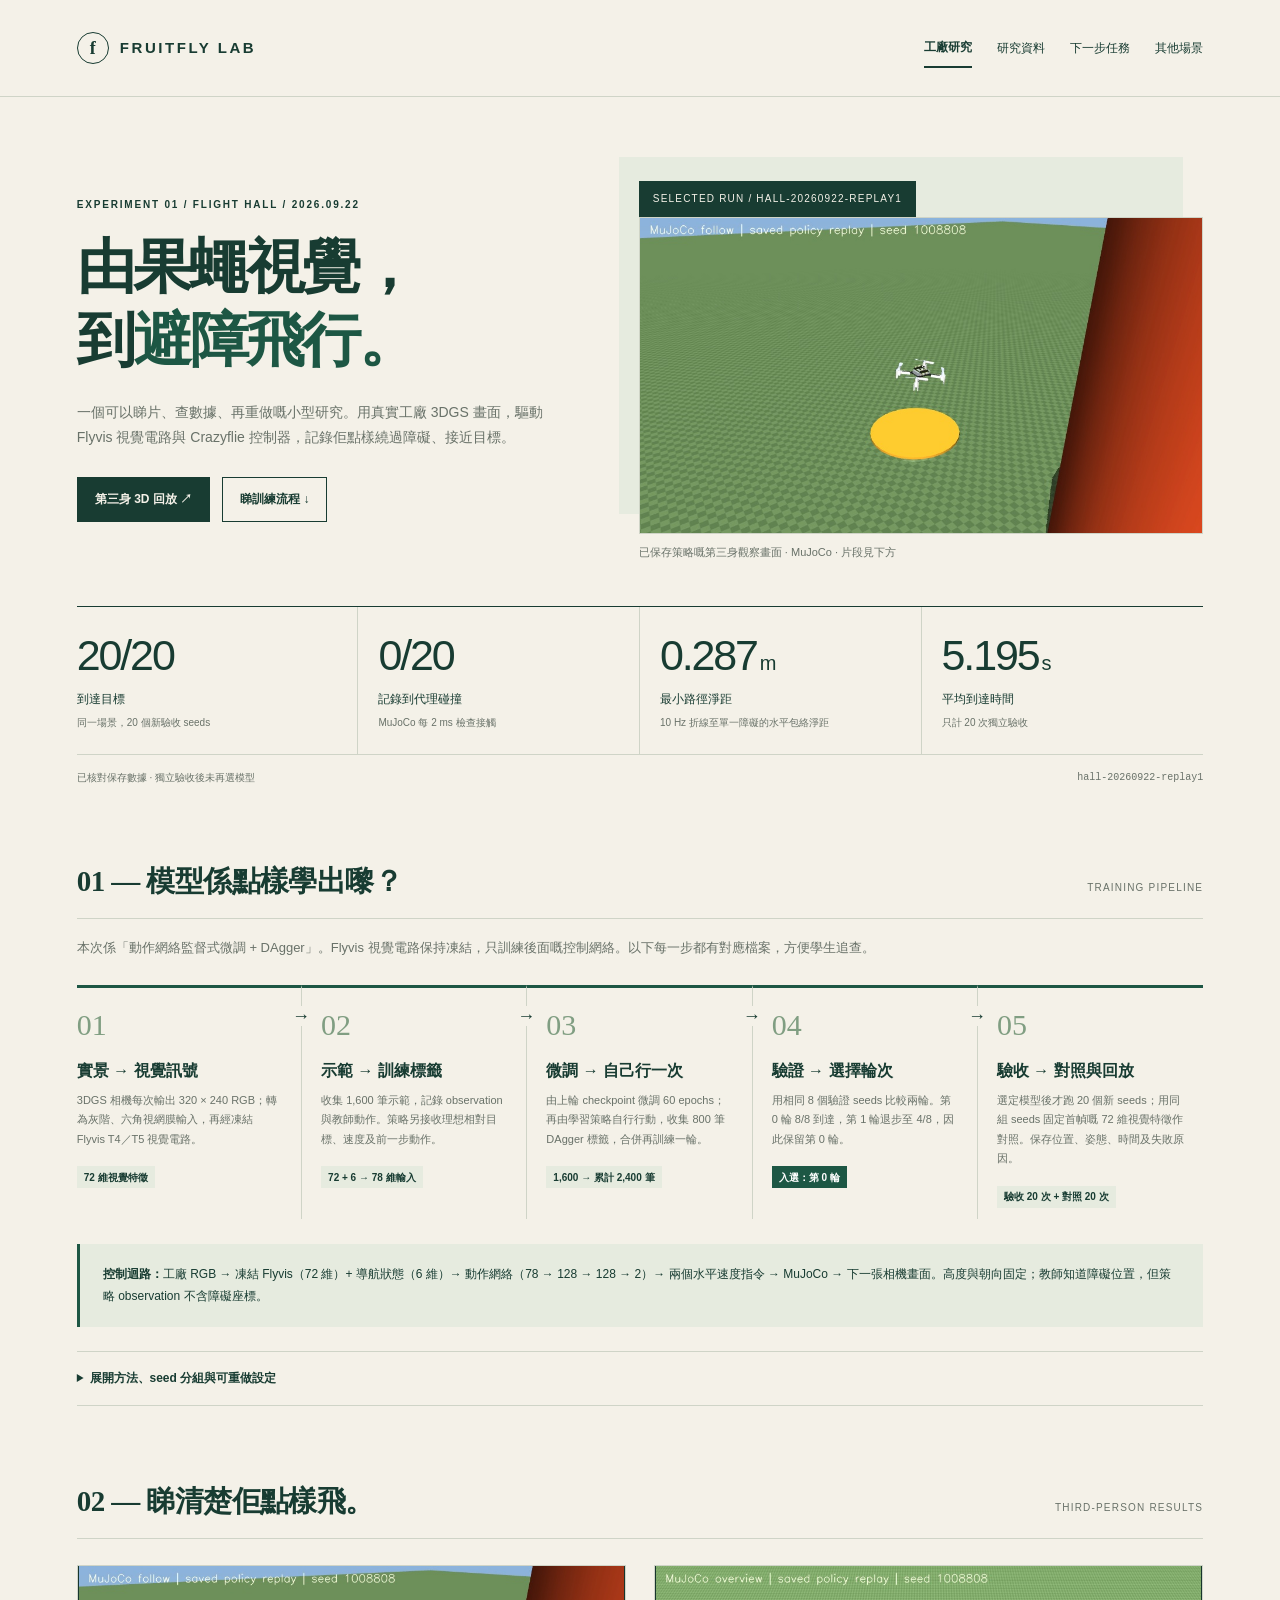
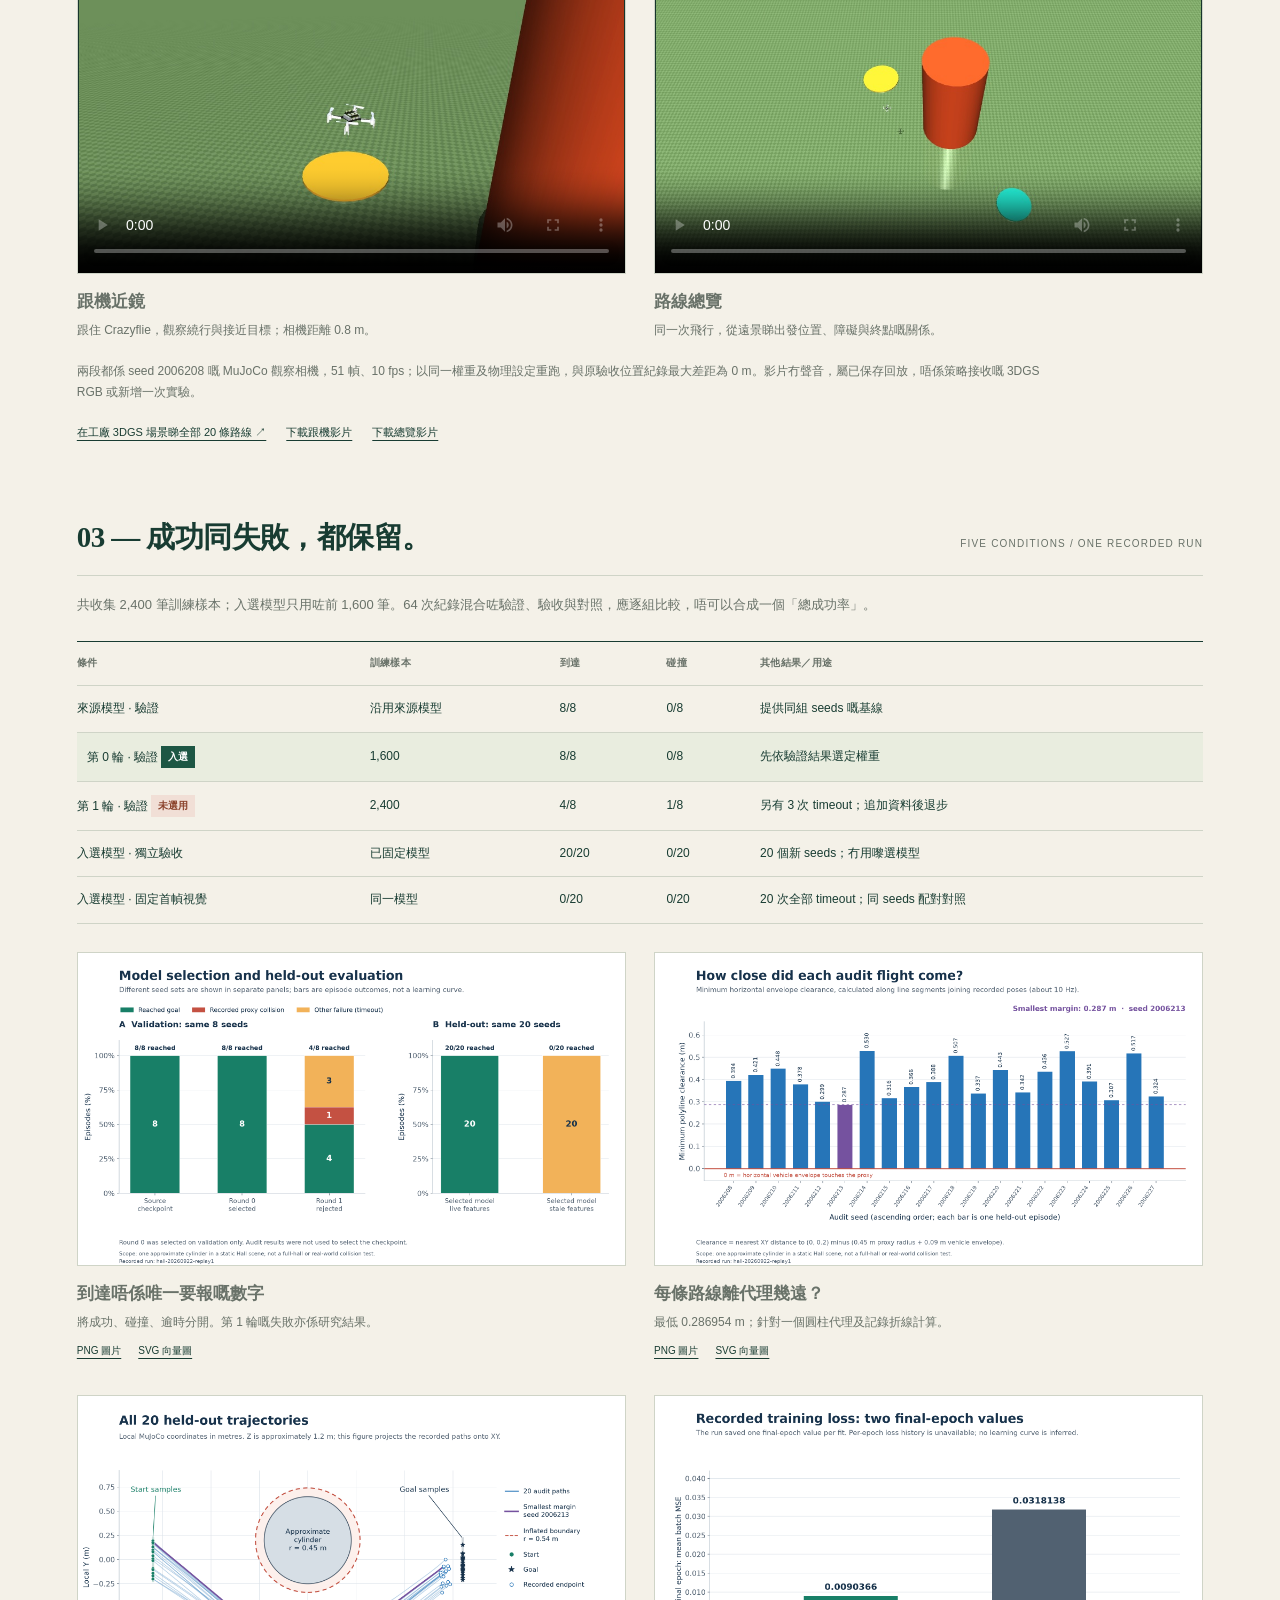
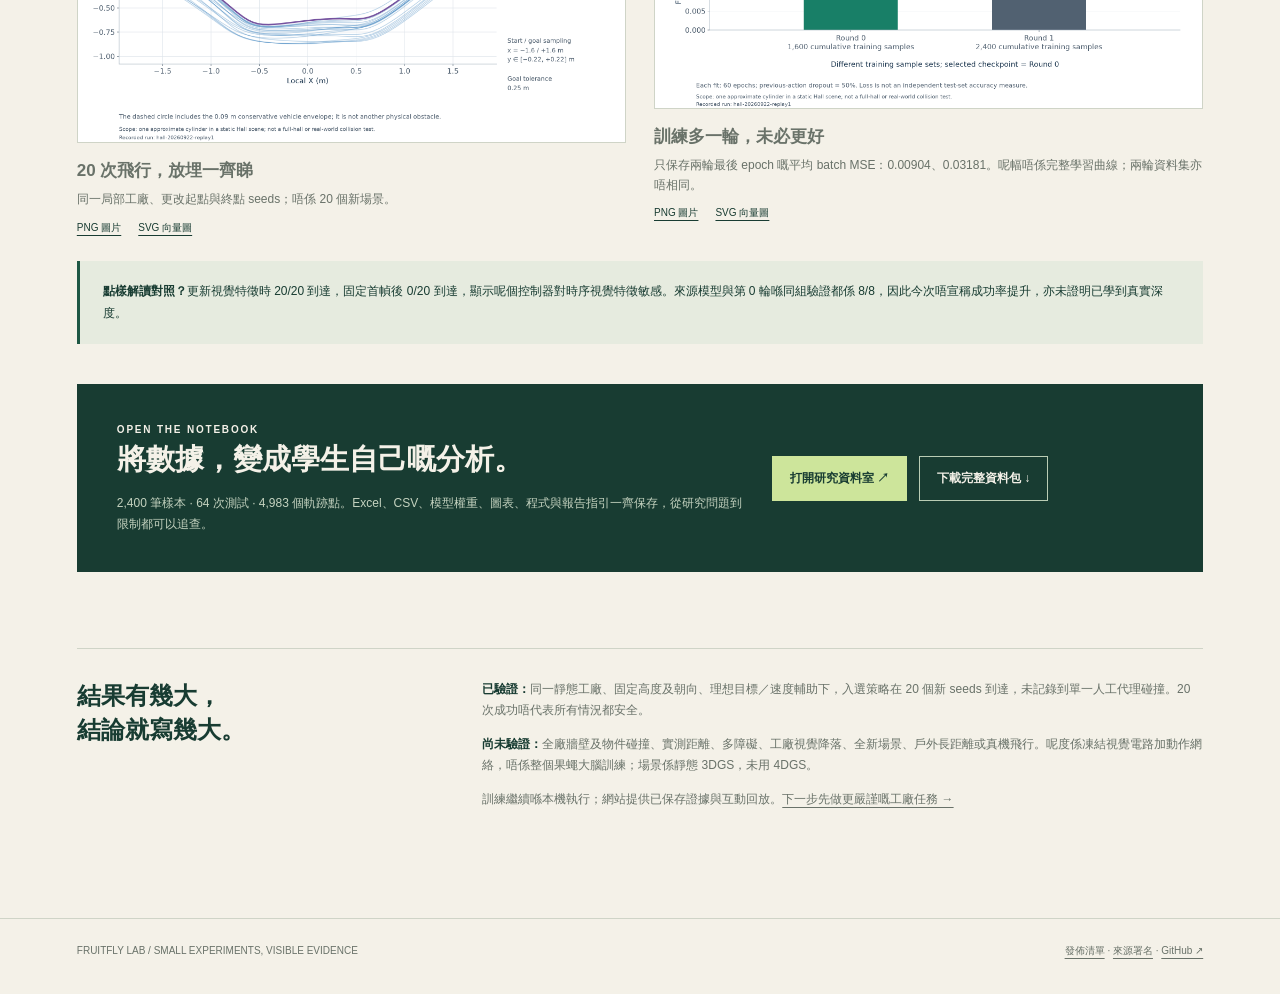
<file: site/index.html>
<!doctype html>
<html lang="zh-Hant">
<head><meta charset="utf-8"><meta name="viewport" content="width=device-width,initial-scale=1"><meta name="description" content="FruitFly 工廠飛行實驗：凍結果蠅視覺電路、示範學習與 DAgger 的訓練流程，完整驗收結果、第三身影片、圖表及中學生研究資料。"><title>FruitFly · 工廠飛行研究</title><link rel="stylesheet" href="lib/public-lab.css"></head>
<body>
<header><a class="brand" href="index.html"><span class="brand-mark" aria-hidden="true">f</span>FRUITFLY LAB</a><nav class="nav" aria-label="主要導覽"><a href="index.html" aria-current="page">工廠研究</a><a href="research/hall-20260922-replay1/">研究資料</a><a href="roadmap.html">下一步任務</a><a href="scenes.html">其他場景</a></nav></header>
<main>
<div class="hero"><div><div class="eyebrow">Experiment 01 / Flight Hall / 2026.09.22</div><h1>由果蠅視覺，<br>到<em>避障飛行。</em></h1><p class="lead">一個可以睇片、查數據、再重做嘅小型研究。用真實工廠 3DGS 畫面，驅動 Flyvis 視覺電路與 Crazyflie 控制器，記錄佢點樣繞過障礙、接近目標。</p><div class="actions"><a class="button primary" href="scene.html?scene=hall&amp;replay=1">第三身 3D 回放 ↗</a><a class="button" href="#pipeline">睇訓練流程 ↓</a></div></div><figure class="hero-art"><span class="photo-label">SELECTED RUN / HALL-20260922-REPLAY1</span><img src="media/observer-follow.jpg" width="960" height="540" alt="MuJoCo 第三身近鏡，呈現 Crazyflie 與單一圓柱障礙"><figcaption>已保存策略嘅第三身觀察畫面 · MuJoCo · 片段見下方</figcaption></figure></div>
<div class="metrics" aria-label="入選模型的獨立驗收結果"><div class="metric"><strong id="audit-success">20/20</strong><span>到達目標</span><p>同一場景，20 個新驗收 seeds</p></div><div class="metric"><strong id="audit-collision">0/20</strong><span>記錄到代理碰撞</span><p>MuJoCo 每 2 ms 檢查接觸</p></div><div class="metric"><strong id="audit-clearance">0.287<small>m</small></strong><span>最小路徑淨距</span><p>10 Hz 折線至單一障礙的水平包絡淨距</p></div><div class="metric"><strong id="audit-time">5.195<small>s</small></strong><span>平均到達時間</span><p>只計 20 次獨立驗收</p></div></div>
<div class="run-line"><span id="load-status" role="status">已保存結果 · 正在核對數據…</span><code>hall-20260922-replay1</code></div>

<section class="section" id="pipeline"><div class="section-head"><h2>01 — 模型係點樣學出嚟？</h2><small>TRAINING PIPELINE</small></div><p class="section-intro">本次係「動作網絡監督式微調 + DAgger」。Flyvis 視覺電路保持凍結，只訓練後面嘅控制網絡。以下每一步都有對應檔案，方便學生追查。</p>
<ol class="pipeline"><li><span class="step-number">01</span><h3>實景 → 視覺訊號</h3><p>3DGS 相機每次輸出 320 × 240 RGB；轉為灰階、六角視網膜輸入，再經凍結 Flyvis T4／T5 視覺電路。</p><span class="tag">72 維視覺特徵</span></li><li><span class="step-number">02</span><h3>示範 → 訓練標籤</h3><p>收集 1,600 筆示範，記錄 observation 與教師動作。策略另接收理想相對目標、速度及前一步動作。</p><span class="tag">72 + 6 → 78 維輸入</span></li><li><span class="step-number">03</span><h3>微調 → 自己行一次</h3><p>由上輪 checkpoint 微調 60 epochs；再由學習策略自行行動，收集 800 筆 DAgger 標籤，合併再訓練一輪。</p><span class="tag">1,600 → 累計 2,400 筆</span></li><li><span class="step-number">04</span><h3>驗證 → 選擇輪次</h3><p>用相同 8 個驗證 seeds 比較兩輪。第 0 輪 8/8 到達，第 1 輪退步至 4/8，因此保留第 0 輪。</p><span class="tag selected">入選：第 0 輪</span></li><li><span class="step-number">05</span><h3>驗收 → 對照與回放</h3><p>選定模型後才跑 20 個新 seeds；用同組 seeds 固定首幀嘅 72 維視覺特徵作對照。保存位置、姿態、時間及失敗原因。</p><span class="tag">驗收 20 次 + 對照 20 次</span></li></ol>
<div class="callout"><strong>控制迴路：</strong>工廠 RGB → 凍結 Flyvis（72 維）+ 導航狀態（6 維）→ 動作網絡（78 → 128 → 128 → 2）→ 兩個水平速度指令 → MuJoCo → 下一張相機畫面。高度與朝向固定；教師知道障礙位置，但策略 observation 不含障礙座標。</div>
<details class="method"><summary>展開方法、seed 分組與可重做設定</summary><div class="method-grid"><div><h3>模型與最佳化</h3><p>來源模型為 <code>hall-20260921-fast</code>。每輪 60 epochs，batch 256，Adam 學習率 0.0005、weight decay 0.00001；前一步動作 dropout 0.5，gradient clipping 2。Torch seed：922。第二輪行動完全來自學習策略，教師只提供標籤。</p></div><div><h3>資料怎樣分開？</h3><p>示範收集使用 seeds 2000000–2000031；DAgger 使用 2002600–2002615。驗證用 2005200–2005207，驗收及配對對照用 2006208–2006227。各組分開；相同驗證 seeds 重複比較模型，不能算作三組獨立樣本。</p></div><div><h3>怎樣判斷到達與淨距？</h3><p>12 秒內進入目標 0.25 m 範圍，且冇碰撞或觸發其他終止條件，視為到達。局部圓柱中心為 (0, 0.2)，半徑 0.45 m；水平機身包絡半徑 0.09 m。路徑淨距用相鄰 10 Hz 記錄點之間嘅直線計算，唔係全場景表面距離。</p></div><div><h3>可以重做，但有啲原始資料冇保存</h3><p>資料包保留來源程式、設定、seeds、權重及檔案雜湊。NPZ 只有 78 維 observation 與 2 維教師 action，冇完整訓練 RGB 序列、逐筆 seed／時間或逐 epoch loss。重做須另行準備 Flyvis 模型及合法場景來源。</p></div></div><div class="links-row"><a href="research/hall-20260922-replay1/">完整欄位、程式及教師指引 ↗</a><a href="research/hall-20260922-replay1/data/seed_manifest.json">Seed 分組 JSON ↗</a><a href="research/hall-20260922-replay1/data/provenance.json">來源及雜湊 ↗</a></div></details></section>

<section class="section" id="videos"><div class="section-head"><h2>02 — 睇清楚佢點樣飛。</h2><small>THIRD-PERSON RESULTS</small></div><div class="video-grid"><figure><video controls playsinline preload="metadata" poster="media/observer-follow.jpg" aria-label="入選策略的第三身跟機影片"><source src="media/observer-follow.mp4" type="video/mp4">瀏覽器未能播放，請<a href="media/observer-follow.mp4">下載影片</a>。</video><figcaption><h3>跟機近鏡</h3><p>跟住 Crazyflie，觀察繞行與接近目標；相機距離 0.8 m。</p></figcaption></figure><figure><video controls playsinline preload="metadata" poster="media/observer-overview.jpg" aria-label="入選策略的路線總覽影片"><source src="media/observer-overview.mp4" type="video/mp4">瀏覽器未能播放，請<a href="media/observer-overview.mp4">下載影片</a>。</video><figcaption><h3>路線總覽</h3><p>同一次飛行，從遠景睇出發位置、障礙與終點嘅關係。</p></figcaption></figure></div><p class="note">兩段都係 seed 2006208 嘅 MuJoCo 觀察相機，51 幀、10 fps；以同一權重及物理設定重跑，與原驗收位置紀錄最大差距為 0 m。影片冇聲音，屬已保存回放，唔係策略接收嘅 3DGS RGB 或新增一次實驗。</p><div class="links-row"><a href="scene.html?scene=hall&amp;replay=1">在工廠 3DGS 場景睇全部 20 條路線 ↗</a><a href="media/observer-follow.mp4" download>下載跟機影片</a><a href="media/observer-overview.mp4" download>下載總覽影片</a></div></section>

<section class="section" id="results"><div class="section-head"><h2>03 — 成功同失敗，都保留。</h2><small>FIVE CONDITIONS / ONE RECORDED RUN</small></div><p class="section-intro">共收集 2,400 筆訓練樣本；入選模型只用咗前 1,600 筆。64 次紀錄混合咗驗證、驗收與對照，應逐組比較，唔可以合成一個「總成功率」。</p><div class="table-wrap" tabindex="0" aria-label="可橫向捲動的實驗結果表"><table><thead><tr><th>條件</th><th>訓練樣本</th><th>到達</th><th>碰撞</th><th>其他結果／用途</th></tr></thead><tbody><tr><td>來源模型 · 驗證</td><td>沿用來源模型</td><td>8/8</td><td>0/8</td><td>提供同組 seeds 嘅基線</td></tr><tr class="highlight"><td>第 0 輪 · 驗證 <span class="tag selected">入選</span></td><td>1,600</td><td>8/8</td><td>0/8</td><td>先依驗證結果選定權重</td></tr><tr><td>第 1 輪 · 驗證 <span class="tag rejected">未選用</span></td><td>2,400</td><td>4/8</td><td>1/8</td><td>另有 3 次 timeout；追加資料後退步</td></tr><tr><td>入選模型 · 獨立驗收</td><td>已固定模型</td><td>20/20</td><td>0/20</td><td>20 個新 seeds；冇用嚟選模型</td></tr><tr><td>入選模型 · 固定首幀視覺</td><td>同一模型</td><td>0/20</td><td>0/20</td><td>20 次全部 timeout；同 seeds 配對對照</td></tr></tbody></table></div>
<div class="figure-grid"><figure><a href="figures/phase-outcomes.svg"><img src="figures/phase-outcomes.png" loading="lazy" width="2048" height="1168" alt="五組實驗的到達、碰撞及逾時數目，包含未入選輪次"></a><figcaption><h3>到達唔係唯一要報嘅數字</h3><p>將成功、碰撞、逾時分開。第 1 輪嘅失敗亦係研究結果。</p></figcaption><div class="figure-links"><a href="figures/phase-outcomes.png" download>PNG 圖片</a><a href="figures/phase-outcomes.svg" download>SVG 向量圖</a></div></figure><figure><a href="figures/audit-clearance.svg"><img src="figures/audit-clearance.png" loading="lazy" width="2048" height="1168" alt="20 個獨立驗收 seeds 的最小水平機身包絡淨距，全部大於零"></a><figcaption><h3>每條路線離代理幾遠？</h3><p>最低 0.286954 m；針對一個圓柱代理及記錄折線計算。</p></figcaption><div class="figure-links"><a href="figures/audit-clearance.png" download>PNG 圖片</a><a href="figures/audit-clearance.svg" download>SVG 向量圖</a></div></figure><figure><a href="figures/audit-trajectories.svg"><img src="figures/audit-trajectories.png" loading="lazy" width="2048" height="1296" alt="20 次獨立驗收的平面軌跡，標出起點、目標與擴張碰撞代理"></a><figcaption><h3>20 次飛行，放埋一齊睇</h3><p>同一局部工廠、更改起點與終點 seeds；唔係 20 個新場景。</p></figcaption><div class="figure-links"><a href="figures/audit-trajectories.png" download>PNG 圖片</a><a href="figures/audit-trajectories.svg" download>SVG 向量圖</a></div></figure><figure><a href="figures/training-fit-loss.svg"><img src="figures/training-fit-loss.png" loading="lazy" width="2048" height="1168" alt="兩輪最後一個 epoch 的訓練 MSE 分別約 0.00904 及 0.03181，只有兩個已保存端點"></a><figcaption><h3>訓練多一輪，未必更好</h3><p>只保存兩輪最後 epoch 嘅平均 batch MSE：0.00904、0.03181。呢幅唔係完整學習曲線；兩輪資料集亦唔相同。</p></figcaption><div class="figure-links"><a href="figures/training-fit-loss.png" download>PNG 圖片</a><a href="figures/training-fit-loss.svg" download>SVG 向量圖</a></div></figure></div>
<div class="callout"><strong>點樣解讀對照？</strong>更新視覺特徵時 20/20 到達，固定首幀後 0/20 到達，顯示呢個控制器對時序視覺特徵敏感。來源模型與第 0 輪喺同組驗證都係 8/8，因此今次唔宣稱成功率提升，亦未證明已學到真實深度。</div></section>

<section class="data-callout" aria-labelledby="data-heading"><div><div class="eyebrow">OPEN THE NOTEBOOK</div><h2 id="data-heading">將數據，變成學生自己嘅分析。</h2><p>2,400 筆樣本 · 64 次測試 · 4,983 個軌跡點。Excel、CSV、模型權重、圖表、程式與報告指引一齊保存，從研究問題到限制都可以追查。</p></div><div class="actions"><a class="button primary" href="research/hall-20260922-replay1/">打開研究資料室 ↗</a><a class="button" href="research/hall-20260922-replay1-student-pack.zip" download>下載完整資料包 ↓</a></div></section>
<section class="section scope"><h2>結果有幾大，<br>結論就寫幾大。</h2><div><p><strong>已驗證：</strong>同一靜態工廠、固定高度及朝向、理想目標／速度輔助下，入選策略在 20 個新 seeds 到達，未記錄到單一人工代理碰撞。20 次成功唔代表所有情況都安全。</p><p><strong>尚未驗證：</strong>全廠牆壁及物件碰撞、實測距離、多障礙、工廠視覺降落、全新場景、戶外長距離或真機飛行。呢度係凍結視覺電路加動作網絡，唔係整個果蠅大腦訓練；場景係靜態 3DGS，未用 4DGS。</p><p>訓練繼續喺本機執行；網站提供已保存證據與互動回放。<a href="roadmap.html">下一步先做更嚴謹嘅工廠任務 →</a></p></div></section>
</main><footer><span>FRUITFLY LAB / SMALL EXPERIMENTS, VISIBLE EVIDENCE</span><span><a href="publication-manifest.json">發佈清單</a> · <a href="licenses/ATTRIBUTION.txt">來源署名</a> · <a href="https://github.com/xiaoyh-code/fruitfly-flight-lab">GitHub ↗</a></span></footer>
<script>
(async()=>{const status=document.getElementById('load-status');try{const response=await fetch('data/experiment-summary.json',{cache:'no-store'});if(!response.ok)throw Error('summary unavailable');const data=await response.json();if(data.run_id!=='hall-20260922-replay1')throw Error('unexpected run');const a=data.audit;document.getElementById('audit-success').textContent=`${a.successes}/${a.episodes}`;document.getElementById('audit-collision').textContent=`${a.collisions}/${a.episodes}`;const metric=(id,value,unit)=>{const el=document.getElementById(id);el.replaceChildren(document.createTextNode(value));const small=document.createElement('small');small.textContent=unit;el.append(small)};metric('audit-clearance',a.min_polyline_clearance_m.toFixed(3),'m');metric('audit-time',a.mean_seconds.toFixed(3),'s');status.textContent='已核對保存數據 · 獨立驗收後未再選模型'}catch(error){status.textContent='顯示本次已保存摘要；數據檔暫未載入，可打開研究資料室核對。';status.classList.add('error')}})();
</script></body></html>
</file>
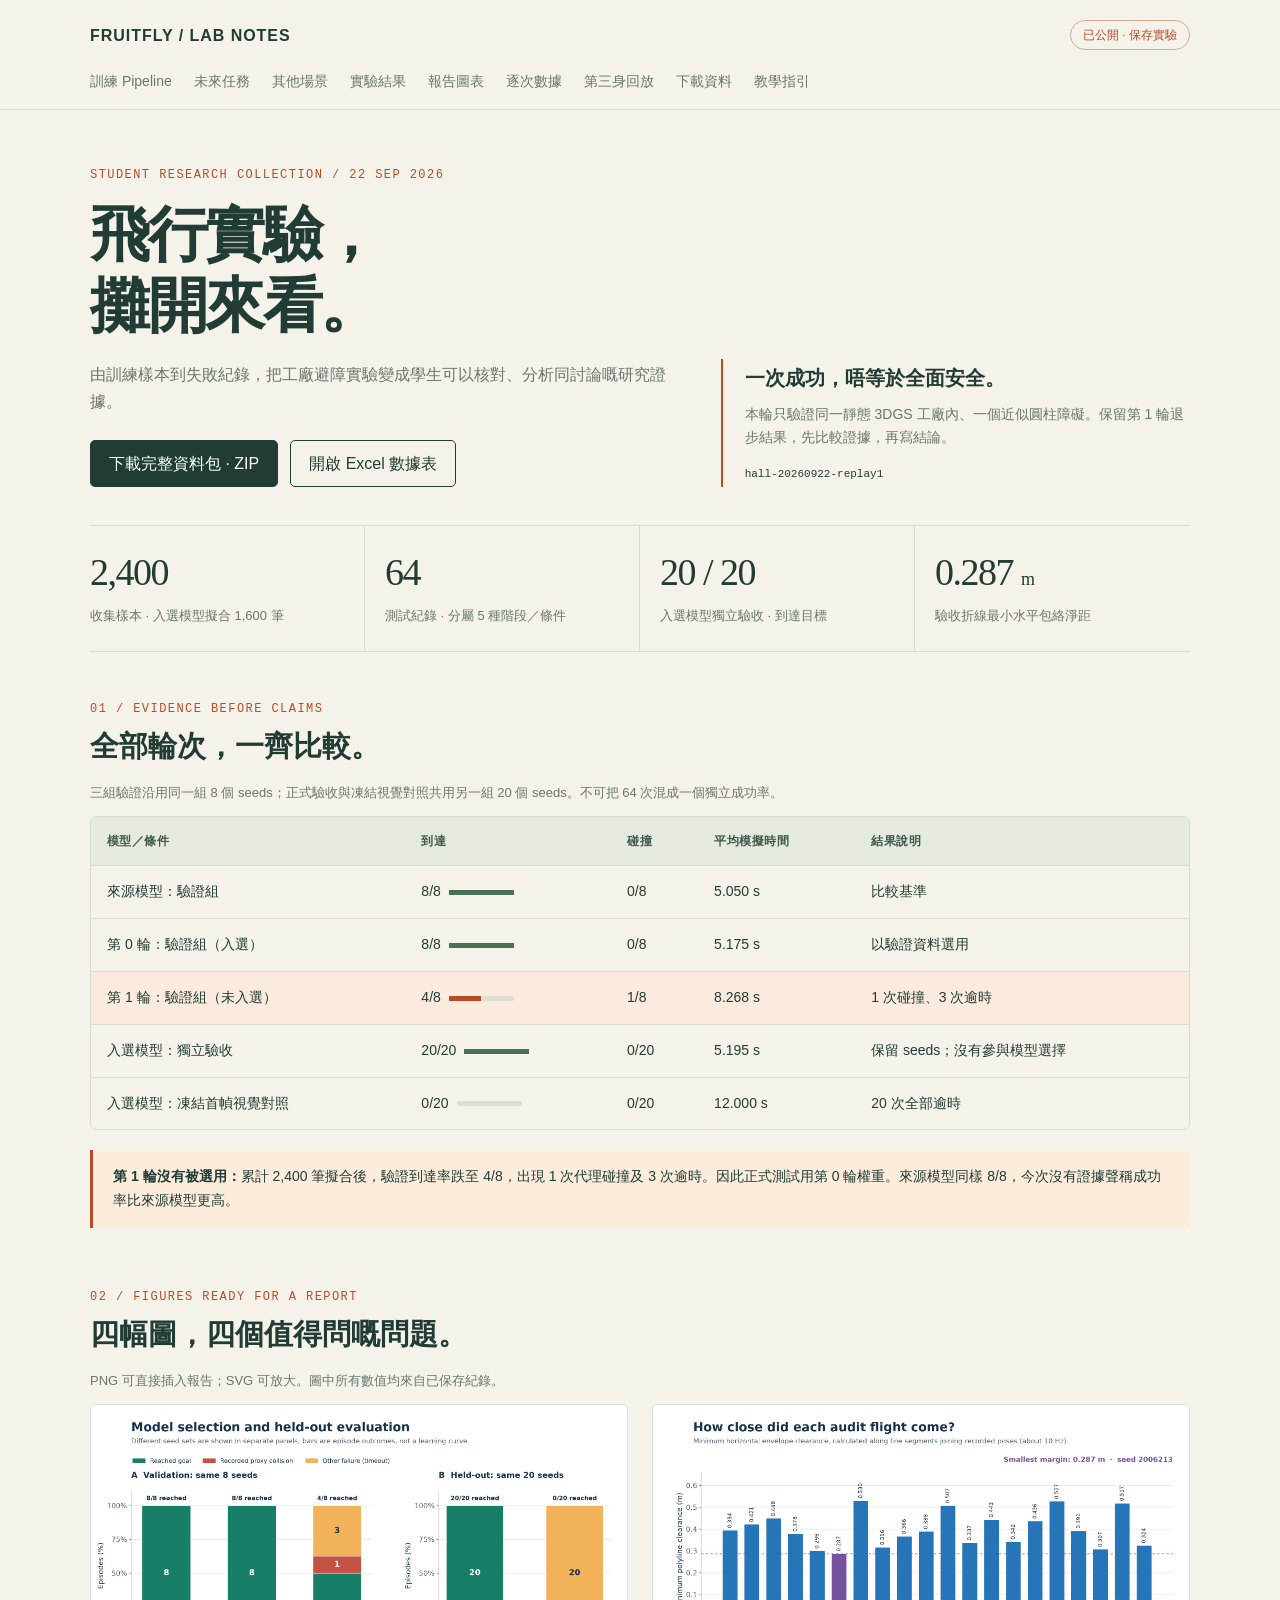
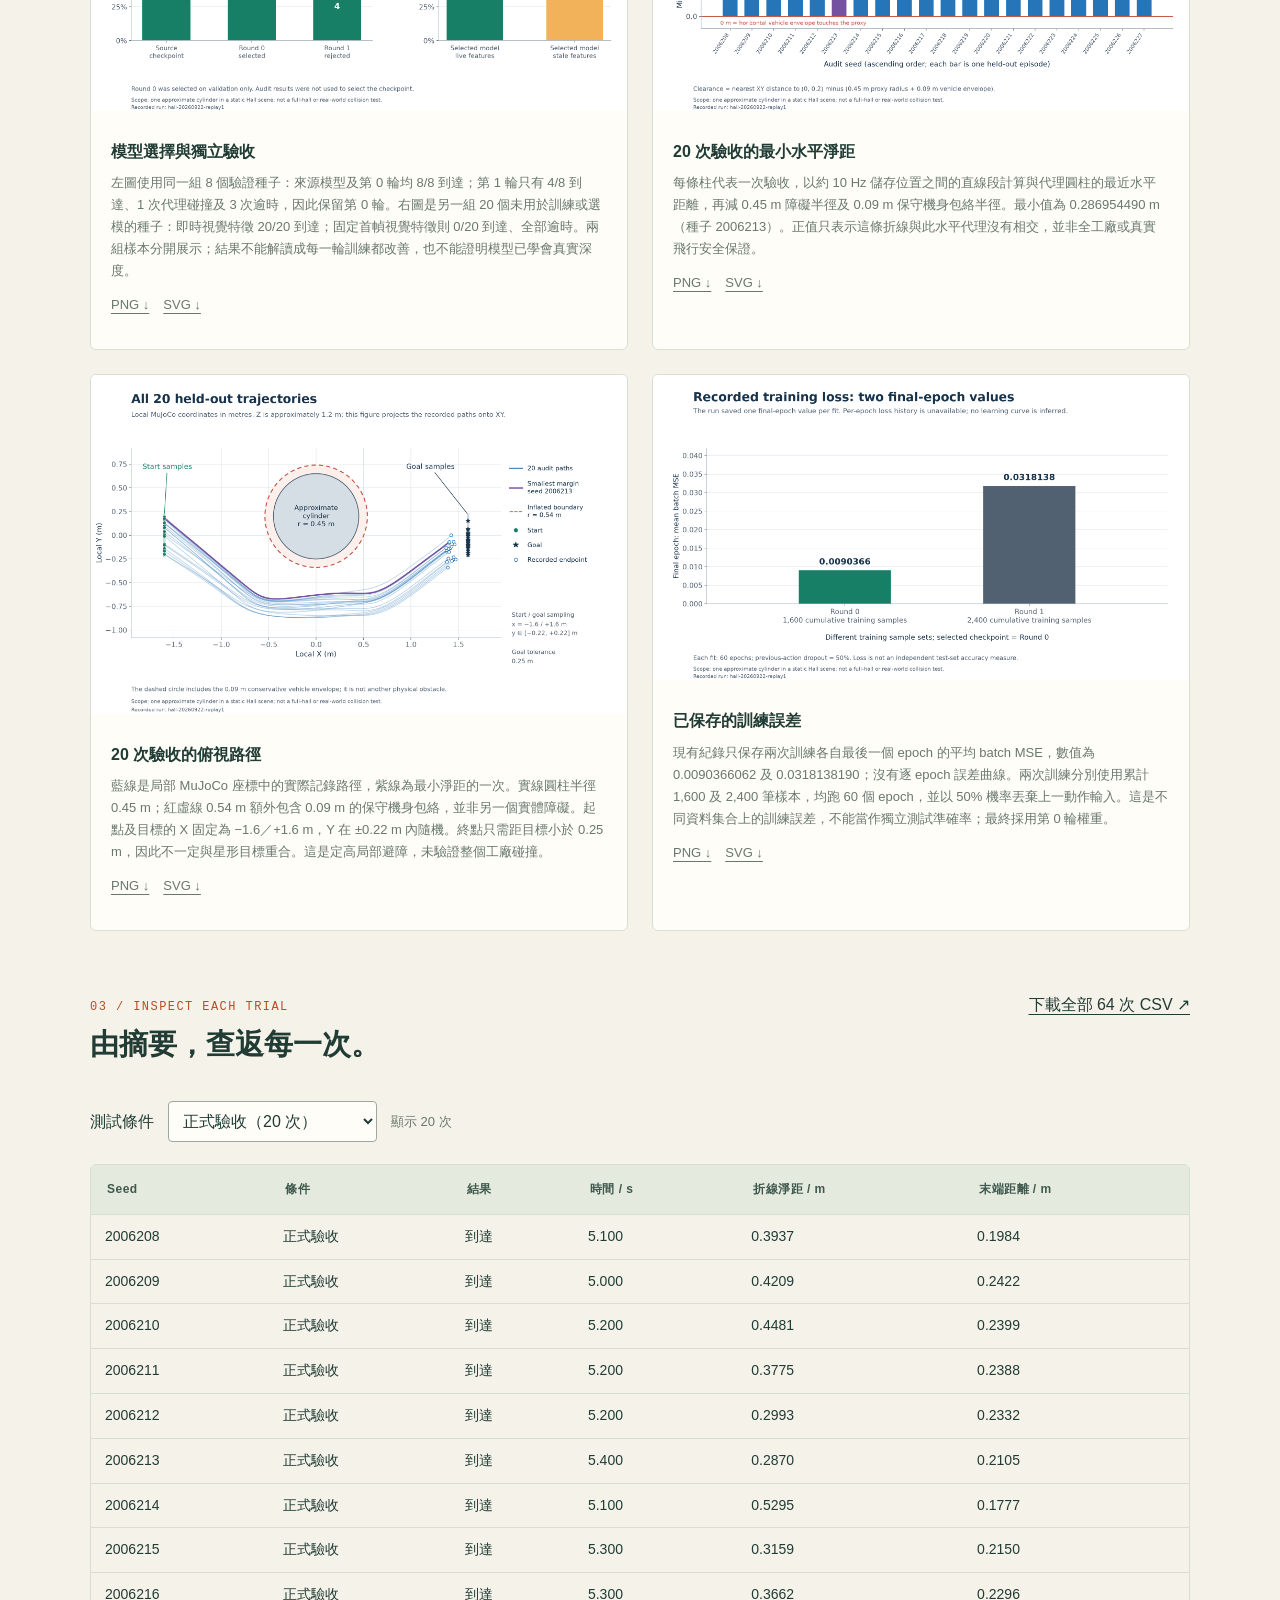
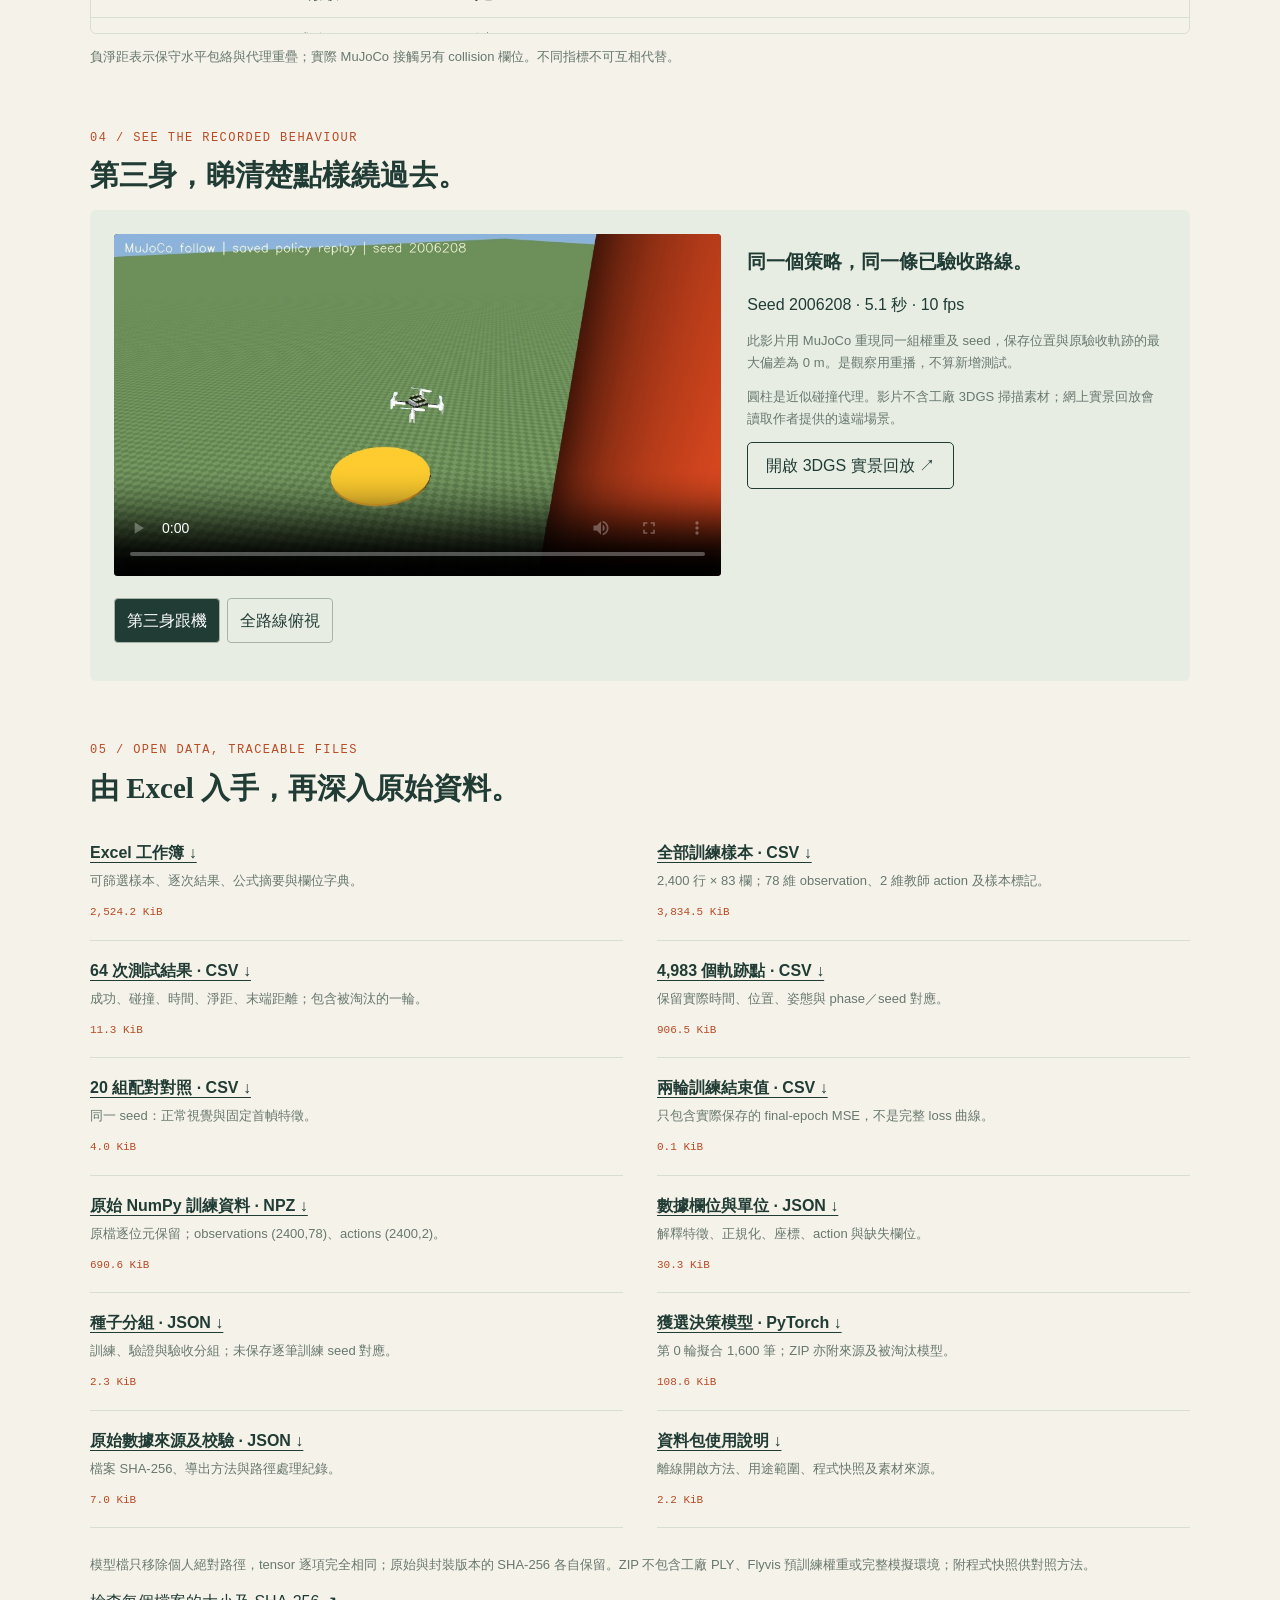
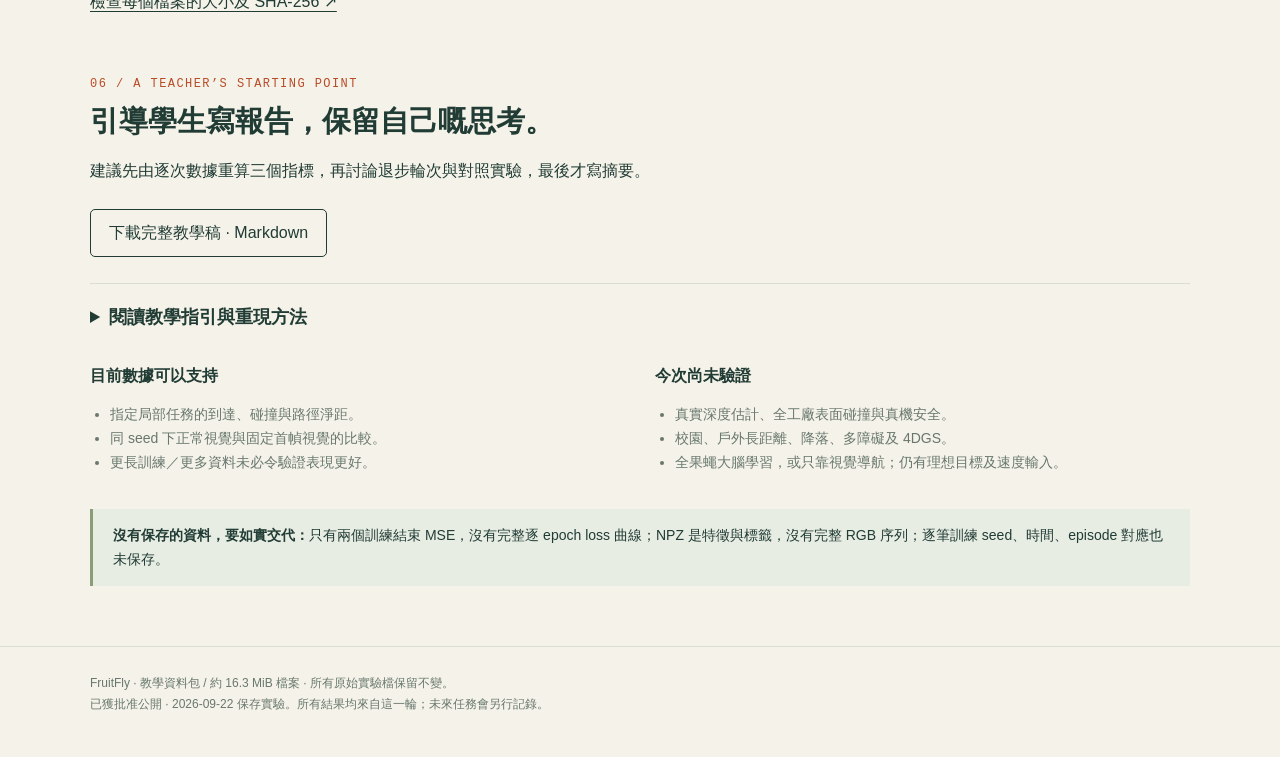
<file: site/research/hall-20260922-replay1/index.html>
<!doctype html>
<html lang="zh-Hant">
<meta charset="utf-8"><meta name="viewport" content="width=device-width,initial-scale=1">
<title>FruitFly · 學生研究資料室</title>
<style>
:root{--paper:#f5f2e9;--ink:#203c35;--muted:#68786e;--line:#d7dfd4;--accent:#b84c26;--pale:#e8ede4;--warn:#fbecdc}*{box-sizing:border-box}html{scroll-behavior:smooth;scroll-padding-top:22px}body{margin:0;background:var(--paper);color:var(--ink);font:16px/1.7 -apple-system,BlinkMacSystemFont,"PingFang TC",sans-serif}a{color:inherit;text-underline-offset:4px}button,select{font:inherit}button,a,select,summary{touch-action:manipulation}a:focus-visible,button:focus-visible,select:focus-visible,summary:focus-visible{outline:3px solid var(--accent);outline-offset:4px}.wrap{max-width:1160px;margin:auto;padding:0 30px}header{border-bottom:1px solid var(--line)}.top{display:flex;gap:14px;justify-content:space-between;align-items:center;padding:20px 0}.brand{font-weight:800;letter-spacing:.06em;text-decoration:none}.badge{font-size:12px;color:var(--accent);border:1px solid #d8ad93;border-radius:30px;padding:4px 12px;white-space:nowrap}nav{display:flex;gap:22px;overflow:auto;padding:0 0 15px;font-size:14px;white-space:nowrap}nav a{text-decoration:none;color:var(--muted)}.hero{padding:56px 0 34px;display:grid;grid-template-columns:1.25fr 1fr;gap:44px;align-items:end}.eyebrow{font:12px/1.6 ui-monospace,monospace;letter-spacing:.12em;color:var(--accent);text-transform:uppercase}.hero h1{font:600 clamp(36px,5vw,60px)/1.17 "Songti TC","Noto Serif TC",Georgia,serif;letter-spacing:-.04em;margin:15px 0 20px}.hero p{max-width:600px;color:var(--muted)}.hero aside{border-left:2px solid var(--accent);padding:2px 0 2px 22px}.hero aside strong{font-size:20px}.hero aside p{font-size:14px;margin:8px 0}.actions{display:flex;flex-wrap:wrap;gap:12px;margin-top:25px}.button{display:inline-flex;align-items:center;justify-content:center;min-height:44px;padding:9px 18px;background:var(--ink);color:white;border:1px solid var(--ink);text-decoration:none;border-radius:5px;cursor:pointer}.button.secondary{color:var(--ink);background:transparent}.stats{display:grid;grid-template-columns:repeat(4,1fr);border-top:1px solid var(--line);border-bottom:1px solid var(--line);margin:4px 0 44px}.stat{padding:24px 20px;border-right:1px solid var(--line)}.stat:first-child{padding-left:0}.stat:last-child{border:0}.stat b{display:block;font:500 38px/1.2 Georgia,serif;letter-spacing:-.04em}.stat span{display:block;font-size:13px;color:var(--muted);margin-top:9px}section{margin:48px 0 60px}h2{font:600 29px/1.3 "Songti TC",Georgia,serif;margin:9px 0 16px}h3{font-size:19px;margin:12px 0}p{margin:12px 0}.section-head{display:flex;gap:24px;align-items:baseline;justify-content:space-between}.subtle{font-size:13px;color:var(--muted)}.note{background:var(--pale);border-left:3px solid #8b9d77;padding:15px 20px;font-size:14px;margin:20px 0}.note.warn{background:var(--warn);border-color:var(--accent)}.table-scroll{overflow:auto;border:1px solid var(--line);border-radius:6px}table{width:100%;border-collapse:collapse;font-size:14px;text-align:left}th{background:#e5eade;color:#3f594e;font-size:12px;letter-spacing:.04em}th,td{padding:14px 16px;border-bottom:1px solid var(--line);vertical-align:top}tr:last-child td{border-bottom:0}td.num,th.num{font-variant-numeric:tabular-nums;white-space:nowrap}.rejected{background:#fbebde}.bar{display:inline-block;width:65px;height:5px;background:#deded3;vertical-align:middle;margin-left:8px;border-radius:2px}.bar i{display:block;height:100%;background:#497154}.rejected .bar i{background:var(--accent)}.figure-grid{display:grid;grid-template-columns:1fr 1fr;gap:24px}.figure{margin:0;background:#fffdf8;border:1px solid var(--line);border-radius:6px;overflow:hidden}.figure img{width:100%;display:block}.figure figcaption{padding:0 20px 20px;font-size:13px;color:var(--muted)}.figure strong{display:block;color:var(--ink);font-size:16px;margin-bottom:7px}.figure a{margin-right:14px}.filter{display:flex;flex-wrap:wrap;gap:14px;align-items:center;margin:22px 0}select{max-width:100%;padding:10px;border:1px solid #9ea99e;background:#fffdf8;color:var(--ink);border-radius:4px}.episodes{max-height:470px}.episodes thead{position:sticky;top:0}.episodes td{padding:10px 14px}.episodes tr[data-failed="true"]{background:#fbefdf}.video-panel{display:grid;grid-template-columns:1.45fr 1fr;gap:26px;background:var(--pale);border-radius:6px;padding:24px}.video-panel video{width:100%;background:#1d2926;border-radius:4px;aspect-ratio:16/9}.tabs{display:flex;gap:7px;margin:14px 0}.tabs button{padding:8px 12px;border:1px solid #a7b4a5;border-radius:4px;background:transparent;color:var(--ink);cursor:pointer;min-height:44px}.tabs button[aria-pressed=true]{background:var(--ink);color:white}.files{display:grid;grid-template-columns:1fr 1fr;gap:0 34px}.file{padding:16px 0;border-bottom:1px solid var(--line);min-width:0}.file a{font-weight:650;overflow-wrap:anywhere}.file p{font-size:13px;color:var(--muted);margin:4px 0}.file small{color:var(--accent);font:11px ui-monospace,monospace}.guide{max-width:850px}.guide h2{margin-top:35px;font-size:23px}.guide pre{overflow:auto;background:#e4eade;padding:18px;font-size:12px;line-height:1.6;border-radius:4px}.guide code{font:12px ui-monospace,monospace;overflow-wrap:anywhere}.guide blockquote{margin:20px 0;border-left:3px solid var(--accent);padding:2px 20px;background:var(--warn)}.guide table{margin:20px 0}.guide li{margin:7px 0}details{border-top:1px solid var(--line);padding:18px 0}summary{cursor:pointer;font-weight:650;font-size:18px}.limits{display:grid;grid-template-columns:1fr 1fr;gap:30px}.limits h3{font-size:16px}.limits ul{padding-left:20px;font-size:14px;color:var(--muted)}footer{padding:26px 0 44px;border-top:1px solid var(--line);font-size:12px;color:var(--muted)}.run{overflow-wrap:anywhere;font:11px ui-monospace,monospace}.spaced{margin-top:26px}body.offline #zip-link{display:none}
@media(max-width:740px){.wrap{padding:0 18px}.hero{grid-template-columns:1fr;gap:22px;padding-top:34px}.hero h1{font-size:41px}.hero aside{font-size:14px}.stats{grid-template-columns:repeat(2,1fr)}.stat{padding:20px 12px!important}.stat:nth-child(2){border:0}.stat:nth-child(-n+2){border-bottom:1px solid var(--line)}.stat b{font-size:34px}.figure-grid,.video-panel,.files,.limits{grid-template-columns:1fr}.video-panel{padding:15px;gap:8px}.section-head{display:block}.badge{font-size:10px;padding:4px 8px}.brand{font-size:14px}nav{gap:18px}h2{font-size:27px}section{margin:36px 0 44px}.guide table{font-size:12px}.guide td,.guide th{padding:10px 8px}}
@media(prefers-reduced-motion:reduce){html{scroll-behavior:auto}}
@media print{nav,.actions,.filter,.tabs,video,footer,#records{display:none}.wrap{max-width:none}.hero{padding-top:10px}.figure{break-inside:avoid}body{background:white;color:black}section{margin:24px 0}details{display:block}}
</style>
<body><header><div class="wrap"><div class="top"><a class="brand" href="#">FRUITFLY / LAB NOTES</a><span class="badge">已公開 · 保存實驗</span></div><nav aria-label="資料室導覽"><a href="../../index.html">訓練 Pipeline</a><a href="../../roadmap.html">未來任務</a><a href="../../scenes.html">其他場景</a><a href="#results">實驗結果</a><a href="#figures">報告圖表</a><a href="#records">逐次數據</a><a href="#replay">第三身回放</a><a href="#downloads">下載資料</a><a href="#guide">教學指引</a></nav></div></header>
<main class="wrap"><div class="hero"><div><div class="eyebrow">Student research collection / 22 Sep 2026</div><h1>飛行實驗，<br>攤開來看。</h1><p>由訓練樣本到失敗紀錄，把工廠避障實驗變成學生可以核對、分析同討論嘅研究證據。</p><div class="actions"><a id="zip-link" class="button" href="../hall-20260922-replay1-student-pack.zip" download>下載完整資料包 · ZIP</a><a class="button secondary" href="training-data.xlsx" download>開啟 Excel 數據表</a></div></div><aside><strong>一次成功，唔等於全面安全。</strong><p>本輪只驗證同一靜態 3DGS 工廠內、一個近似圓柱障礙。保留第 1 輪退步結果，先比較證據，再寫結論。</p><span class="run">hall-20260922-replay1</span></aside></div>
<div class="stats"><div class="stat"><b>2,400</b><span>收集樣本 · 入選模型擬合 1,600 筆</span></div><div class="stat"><b>64</b><span>測試紀錄 · 分屬 5 種階段／條件</span></div><div class="stat"><b>20 / 20</b><span>入選模型獨立驗收 · 到達目標</span></div><div class="stat"><b>0.287 <small style="font-size:18px">m</small></b><span>驗收折線最小水平包絡淨距</span></div></div>
<section id="results"><div class="eyebrow">01 / Evidence before claims</div><h2>全部輪次，一齊比較。</h2><p class="subtle">三組驗證沿用同一組 8 個 seeds；正式驗收與凍結視覺對照共用另一組 20 個 seeds。不可把 64 次混成一個獨立成功率。</p><div class="table-scroll"><table><thead><tr><th>模型／條件</th><th class="num">到達</th><th class="num">碰撞</th><th class="num">平均模擬時間</th><th>結果說明</th></tr></thead><tbody id="phase-table"></tbody></table></div><div class="note warn"><strong>第 1 輪沒有被選用：</strong>累計 2,400 筆擬合後，驗證到達率跌至 4/8，出現 1 次代理碰撞及 3 次逾時。因此正式測試用第 0 輪權重。來源模型同樣 8/8，今次沒有證據聲稱成功率比來源模型更高。</div></section>
<section id="figures"><div class="eyebrow">02 / Figures ready for a report</div><h2>四幅圖，四個值得問嘅問題。</h2><p class="subtle">PNG 可直接插入報告；SVG 可放大。圖中所有數值均來自已保存紀錄。</p><div class="figure-grid"><figure class="figure"><a href="figures/phase-outcomes.png"><img loading="lazy" src="figures/phase-outcomes.png" alt="模型選擇與獨立驗收" width="2048" height="1168" style="height:auto"></a><figcaption><strong>模型選擇與獨立驗收</strong>左圖使用同一組 8 個驗證種子：來源模型及第 0 輪均 8/8 到達；第 1 輪只有 4/8 到達、1 次代理碰撞及 3 次逾時，因此保留第 0 輪。右圖是另一組 20 個未用於訓練或選模的種子：即時視覺特徵 20/20 到達；固定首幀視覺特徵則 0/20 到達、全部逾時。兩組樣本分開展示；結果不能解讀成每一輪訓練都改善，也不能證明模型已學會真實深度。<p><a href="figures/phase-outcomes.png" download>PNG ↓</a><a href="figures/phase-outcomes.svg" download>SVG ↓</a></p></figcaption></figure>
<figure class="figure"><a href="figures/audit-clearance.png"><img loading="lazy" src="figures/audit-clearance.png" alt="20 次驗收的最小水平淨距" width="2048" height="1168" style="height:auto"></a><figcaption><strong>20 次驗收的最小水平淨距</strong>每條柱代表一次驗收，以約 10 Hz 儲存位置之間的直線段計算與代理圓柱的最近水平距離，再減 0.45 m 障礙半徑及 0.09 m 保守機身包絡半徑。最小值為 0.286954490 m（種子 2006213）。正值只表示這條折線與此水平代理沒有相交，並非全工廠或真實飛行安全保證。<p><a href="figures/audit-clearance.png" download>PNG ↓</a><a href="figures/audit-clearance.svg" download>SVG ↓</a></p></figcaption></figure>
<figure class="figure"><a href="figures/audit-trajectories.png"><img loading="lazy" src="figures/audit-trajectories.png" alt="20 次驗收的俯視路徑" width="2048" height="1296" style="height:auto"></a><figcaption><strong>20 次驗收的俯視路徑</strong>藍線是局部 MuJoCo 座標中的實際記錄路徑，紫線為最小淨距的一次。實線圓柱半徑 0.45 m；紅虛線 0.54 m 額外包含 0.09 m 的保守機身包絡，並非另一個實體障礙。起點及目標的 X 固定為 −1.6／+1.6 m，Y 在 ±0.22 m 內隨機。終點只需距目標小於 0.25 m，因此不一定與星形目標重合。這是定高局部避障，未驗證整個工廠碰撞。<p><a href="figures/audit-trajectories.png" download>PNG ↓</a><a href="figures/audit-trajectories.svg" download>SVG ↓</a></p></figcaption></figure>
<figure class="figure"><a href="figures/training-fit-loss.png"><img loading="lazy" src="figures/training-fit-loss.png" alt="已保存的訓練誤差" width="2048" height="1168" style="height:auto"></a><figcaption><strong>已保存的訓練誤差</strong>現有紀錄只保存兩次訓練各自最後一個 epoch 的平均 batch MSE，數值為 0.0090366062 及 0.0318138190；沒有逐 epoch 誤差曲線。兩次訓練分別使用累計 1,600 及 2,400 筆樣本，均跑 60 個 epoch，並以 50% 機率丟棄上一動作輸入。這是不同資料集合上的訓練誤差，不能當作獨立測試準確率；最終採用第 0 輪權重。<p><a href="figures/training-fit-loss.png" download>PNG ↓</a><a href="figures/training-fit-loss.svg" download>SVG ↓</a></p></figcaption></figure></div></section>
<section id="records"><div class="section-head"><div><div class="eyebrow">03 / Inspect each trial</div><h2>由摘要，查返每一次。</h2></div><a href="data/episodes.csv" download>下載全部 64 次 CSV ↗</a></div><div class="filter"><label for="phase">測試條件</label><select id="phase"><option value="audit">正式驗收（20 次）</option><option value="stale-vision">固定首幀視覺（20 次）</option><option value="validation-0">第 0 輪驗證（8 次）</option><option value="validation-1">第 1 輪驗證（8 次）</option><option value="validation-source">來源模型驗證（8 次）</option><option value="all">所有紀錄（64 次）</option></select><span id="row-count" class="subtle" aria-live="polite"></span></div><div class="table-scroll episodes"><table><thead><tr><th>Seed</th><th>條件</th><th>結果</th><th class="num">時間 / s</th><th class="num">折線淨距 / m</th><th class="num">末端距離 / m</th></tr></thead><tbody id="episode-table"></tbody></table></div><p class="subtle">負淨距表示保守水平包絡與代理重疊；實際 MuJoCo 接觸另有 collision 欄位。不同指標不可互相代替。</p></section>
<section id="replay"><div class="eyebrow">04 / See the recorded behaviour</div><h2>第三身，睇清楚點樣繞過去。</h2><div class="video-panel"><div><video id="observer" controls playsinline preload="metadata" poster="media/observer-follow.jpg" src="media/observer-follow.mp4" aria-label="Crazyflie 第三身避障影片"></video><div class="tabs" role="group" aria-label="影片角度"><button type="button" data-view="follow" aria-pressed="true">第三身跟機</button><button type="button" data-view="overview" aria-pressed="false">全路線俯視</button></div></div><div><h3>同一個策略，同一條已驗收路線。</h3><p>Seed 2006208 · 5.1 秒 · 10 fps</p><p class="subtle">此影片用 MuJoCo 重現同一組權重及 seed，保存位置與原驗收軌跡的最大偏差為 0 m。是觀察用重播，不算新增測試。</p><p class="subtle">圓柱是近似碰撞代理。影片不含工廠 3DGS 掃描素材；網上實景回放會讀取作者提供的遠端場景。</p><a id="replay-link" data-local-only="false" class="button secondary" href="../../scene.html?scene=hall&amp;replay=1" target="_blank" rel="noopener">開啟 3DGS 實景回放 ↗</a></div></div></section>
<section id="downloads"><div class="eyebrow">05 / Open data, traceable files</div><h2>由 Excel 入手，再深入原始資料。</h2><div class="files"><div class="file"><a href="training-data.xlsx" download>Excel 工作簿 ↓</a><p>可篩選樣本、逐次結果、公式摘要與欄位字典。</p><small>2,524.2 KiB</small></div>
<div class="file"><a href="data/training_samples.csv" download>全部訓練樣本 · CSV ↓</a><p>2,400 行 × 83 欄；78 維 observation、2 維教師 action 及樣本標記。</p><small>3,834.5 KiB</small></div>
<div class="file"><a href="data/episodes.csv" download>64 次測試結果 · CSV ↓</a><p>成功、碰撞、時間、淨距、末端距離；包含被淘汰的一輪。</p><small>11.3 KiB</small></div>
<div class="file"><a href="data/trajectories.csv" download>4,983 個軌跡點 · CSV ↓</a><p>保留實際時間、位置、姿態與 phase／seed 對應。</p><small>906.5 KiB</small></div>
<div class="file"><a href="data/audit_paired_control.csv" download>20 組配對對照 · CSV ↓</a><p>同一 seed：正常視覺與固定首幀特徵。</p><small>4.0 KiB</small></div>
<div class="file"><a href="data/training_history.csv" download>兩輪訓練結束值 · CSV ↓</a><p>只包含實際保存的 final-epoch MSE，不是完整 loss 曲線。</p><small>0.1 KiB</small></div>
<div class="file"><a href="data/hall-demonstrations.npz" download>原始 NumPy 訓練資料 · NPZ ↓</a><p>原檔逐位元保留；observations (2400,78)、actions (2400,2)。</p><small>690.6 KiB</small></div>
<div class="file"><a href="data/feature_dictionary.json" download>數據欄位與單位 · JSON ↓</a><p>解釋特徵、正規化、座標、action 與缺失欄位。</p><small>30.3 KiB</small></div>
<div class="file"><a href="data/seed_manifest.json" download>種子分組 · JSON ↓</a><p>訓練、驗證與驗收分組；未保存逐筆訓練 seed 對應。</p><small>2.3 KiB</small></div>
<div class="file"><a href="models/selected-round-0.pt" download>獲選決策模型 · PyTorch ↓</a><p>第 0 輪擬合 1,600 筆；ZIP 亦附來源及被淘汰模型。</p><small>108.6 KiB</small></div>
<div class="file"><a href="data/provenance.json" download>原始數據來源及校驗 · JSON ↓</a><p>檔案 SHA-256、導出方法與路徑處理紀錄。</p><small>7.0 KiB</small></div>
<div class="file"><a href="README.md" download>資料包使用說明 ↓</a><p>離線開啟方法、用途範圍、程式快照及素材來源。</p><small>2.2 KiB</small></div></div><p class="subtle spaced">模型檔只移除個人絕對路徑，tensor 逐項完全相同；原始與封裝版本的 SHA-256 各自保留。ZIP 不包含工廠 PLY、Flyvis 預訓練權重或完整模擬環境；附程式快照供對照方法。</p><a href="manifest.json">檢查每個檔案的大小及 SHA-256 ↗</a></section>
<section id="guide"><div class="eyebrow">06 / A teacher’s starting point</div><h2>引導學生寫報告，保留自己嘅思考。</h2><p>建議先由逐次數據重算三個指標，再討論退步輪次與對照實驗，最後才寫摘要。</p><div class="actions"><a class="button secondary" href="student-report-guide.md" download>下載完整教學稿 · Markdown</a></div><details class="spaced"><summary>閱讀教學指引與重現方法</summary><article class="guide"><h2>中學生創新比賽：用真實數據寫研究報告</h2>
<p>這是教師引導稿，依據本機實驗 <code>hall-20260922-replay1</code>（2026-09-22），不是已代學生完成的參賽報告。以下是通用結構；比賽字數、格式及 AI 使用聲明，須另按實際章程處理。本輪資料與回放已獲使用者批准公開；以下本機指令供已有完整環境者重現。</p>
<h3>1. 題目與可檢驗問題</h3>
<p>建議題目：<strong>結合果蠅視覺模型與 3DGS 場景的無人機局部避障模擬</strong>。</p>
<p>研究問題：在相同起點、終點及碰撞代理下，持續更新視覺特徵，是否比固定首幀特徵更容易到達目標？假設可以寫成：「持續更新組的到達率較高。」先寫假設，再看結果；不可把「永不碰撞」當成已證明的結論。</p>
<h3>2. 用自己的話解釋系統</h3>
<div class="table-scroll"><table><thead><tr><th>部分</th><th>本實驗實際作用</th></tr></thead><tbody>
<tr><td>靜態 3D Gaussian Splatting（3DGS）</td><td>產生工廠相機畫面；本輪沒有使用 4DGS</td></tr>
<tr><td>Flyvis</td><td>預訓練果蠅視覺迴路，權重凍結；從連續影像提取 72 個特徵</td></tr>
<tr><td>決策網絡</td><td>加上目標、速度、上一指令，共 78 個輸入，學習輸出兩個水平速度指令</td></tr>
<tr><td>MuJoCo／Gymnasium 環境</td><td>模擬 Crazyflie 運動、接觸及每步觀察；高度及偏航固定</td></tr>
<tr><td>第三身回放</td><td>顯示已記錄軌跡和姿態，方便分析；觀看一次不等於新增一次實驗</td></tr>
</tbody></table></div>
<p>本輪是示範學習加 DAgger 嘗試：先跟隨知道代理幾何的示範器收集標籤，再讓學習策略行動、由示範器標註該狀態應採取的指令。測試時沒有示範器控制。這不是全果蠅大腦訓練、自主強化學習或已學會真實距離估計。</p>
<h3>3. 方法、變量與公平比較</h3>
<p>控制場景、權重、20 個測試 seeds、目標判定、物理設定及時間上限；對照只固定首幀的 72 個視覺特徵，其餘目標、速度和上一指令仍更新。每次最多 12 秒，進入目標 0.25 m 範圍算到達。訓練、8 次模型選擇驗證、20 次正式測試使用不同 seeds。</p>
<p>碰撞檢查只涵蓋手動建立的圓柱代理：半徑 0.45 m、高 1.55 m。另用半徑 0.09 m 的保守水平機身包絡計算淨距；這不是 Crazyflie 實際寬度。MuJoCo 接觸與 10 Hz 記錄折線的淨距是兩種不同證據。</p>
<h3>4. 必須保留的結果，包括退步輪次</h3>
<div class="table-scroll"><table><thead><tr><th>模型／條件</th><th>用於擬合的樣本</th><th>到達</th><th>代理碰撞</th></tr></thead><tbody>
<tr><td>原模型，同一驗證組</td><td>本輪未擬合</td><td>8/8</td><td>0/8</td></tr>
<tr><td>第 0 輪，獲選模型</td><td>1,600</td><td>8/8（驗證）</td><td>0/8</td></tr>
<tr><td>第 1 輪，未選用</td><td>2,400</td><td>4/8（驗證）</td><td>1/8</td></tr>
<tr><td>獲選模型，正常視覺</td><td>同一第 0 輪權重</td><td>20/20（正式測試）</td><td>0/20</td></tr>
<tr><td>獲選模型，固定首幀特徵</td><td>同一第 0 輪權重</td><td>0/20（全數逾時）</td><td>0/20</td></tr>
</tbody></table></div>
<p>共收集 <strong>2,400</strong> 筆，但最後採用的第 0 輪只以 <strong>1,600</strong> 筆擬合。保存的 loss 是兩輪結束值 <strong>0.0090366、0.0318138</strong>，不是完整逐 epoch 曲線；不可連成虛構的收斂曲線。原模型與新模型在相同驗證組都是 8/8，不能宣稱成功率提升。</p>
<p>可引用但須保留限定語的結果段落：</p>
<blockquote><p>在同一工廠局部場景的 20 個保留測試 seeds 中，持續更新視覺特徵的策略達到 20/20 到達，沒有記錄到代理碰撞；平均模擬到達時間為 5.195 秒，所記錄路徑折線的最小水平機身包絡淨距為 0.28695449 m。固定首幀視覺特徵時，20 次均逾時、沒有到達。結果支持持續更新視覺特徵對這個策略的重要性，但未證明真實測距或全場景安全。</p></blockquote>
<h3>5. 學生自己完成的分析</h3>
<ol>
<li>由逐次資料重算到達率、平均時間及最小淨距，與摘要核對。</li>
<li>用同一座標尺度畫 20 條路徑，標上障礙和起終點；挑最小淨距一次，看慢播並記錄觀察。</li>
<li>討論為何固定視覺組「零碰撞」仍不算成功，以及第 1 輪收集更多資料仍可能退步。</li>
<li>提出下一個只改一項的實驗，例如擴大起終點範圍；先寫預測與合格標準，再用全新 seeds 測試。</li>
</ol>
<div class="table-scroll"><table><thead><tr><th>學生填寫</th><th>內容／證據檔與列號</th></tr></thead><tbody>
<tr><td>我親自完成的程式、圖表或實驗</td><td>__________</td></tr>
<tr><td>一個觀察及其數據依據</td><td>__________</td></tr>
<tr><td>一個替代解釋與驗證方法</td><td>__________</td></tr>
<tr><td>教師、開源軟件及 AI 各提供甚麼協助</td><td>__________</td></tr>
</tbody></table></div>
<p>報告可依次寫：摘要、問題與假設、系統方法、實驗設計、結果、討論與限制、學生貢獻、參考資料。不要把提供的既有成果寫成學生親自設計或完成。</p>
<h3>6. 證據檔與重現方法</h3>
<p>原始資料位於專案的 <code>outputs/missions/hall-20260922-replay1/</code>：</p>
<ul>
<li><code>hall-demonstrations.npz</code>：<code>observations</code> 是 2400×78 特徵，<code>actions</code> 是 2400×2 示範標籤；不是完整 RGB 影像集。</li>
<li><code>history.json</code>、<code>hall-training.json</code>：收集、擬合、模型選擇與結果。</li>
<li><code>hall_avoidance-audit.json</code>、<code>hall_avoidance-stale-vision.json</code>：逐次結果及軌跡。</li>
<li><code>run-config.json</code>、<code>seed-manifest.json</code>：參數、種子、程式及來源雜湊。</li>
</ul>
<p>原始相機影像沒有逐幀完整保存。20 個 seeds 是同一局部場景的變化，不是 20 個真實場景；尚未驗證校園、戶外、降落、多障礙或真機。</p>
<p>現有環境不用重新下載。於專案根目錄開終端，若服務未啟動：</p>
<pre><code>.venv/bin/python scripts/serve_render_bridge.py --port 8770</code></pre>
<p>瀏覽器開 <code>http://127.0.0.1:8770/bridge</code> 並保持開啟。在另一終端以<strong>未用過的 run-id 和 seed 區間</strong>重做同類實驗：</p>
<pre><code>.venv/bin/python scripts/train_hall.py --run-id student-new-run \
  --source-checkpoint checkpoints/missions/hall-20260921-fast/hall-visual-head.pt \
  --seed-base 3000000 --torch-seed 922 --port 8770 \
  --frames 1600 --dagger-frames 800 --rounds 1 --epochs 60 \
  --validation-episodes 8 --audit-episodes 20 --previous-action-dropout 0.5</code></pre>
<p>這會產生新結果，不能保證數值完全相同。原輪 seed base 是 2000000。重新研究須保留失敗紀錄，不能反覆看正式測試後挑最佳模型。</p>
<h3>7. 引用來源</h3>
<p>實驗數據引用格式示例：「FruitFly 本機實驗紀錄，run <code>hall-20260922-replay1</code>，2026-09-22，檔名及使用欄位：____。」</p>
<p>軟件與場景來源：<a href="https://github.com/TuragaLab/flyvis" rel="noopener">Flyvis</a>、<a href="https://mujoco.readthedocs.io/en/stable/python.html" rel="noopener">MuJoCo</a>、<a href="https://gymnasium.farama.org/introduction/create_custom_env/" rel="noopener">Gymnasium</a>、<a href="https://github.com/google-deepmind/mujoco_menagerie/tree/822c2d8f877dd166c5b7d3c9f7e3c3b6589473b7/bitcraze_crazyflie_2" rel="noopener">Menagerie Crazyflie</a>、<a href="https://github.com/mkkellogg/GaussianSplats3D" rel="noopener">GaussianSplats3D</a>、<a href="https://huggingface.co/datasets/amacati/splats" rel="noopener">工廠場景來源</a>。場景及軟件須按各自授權使用；引用來源不代表取得再散佈授權。</p></article></details><div class="limits"><div><h3>目前數據可以支持</h3><ul><li>指定局部任務的到達、碰撞與路徑淨距。</li><li>同 seed 下正常視覺與固定首幀視覺的比較。</li><li>更長訓練／更多資料未必令驗證表現更好。</li></ul></div><div><h3>今次尚未驗證</h3><ul><li>真實深度估計、全工廠表面碰撞與真機安全。</li><li>校園、戶外長距離、降落、多障礙及 4DGS。</li><li>全果蠅大腦學習，或只靠視覺導航；仍有理想目標及速度輸入。</li></ul></div></div><div class="note"><strong>沒有保存的資料，要如實交代：</strong>只有兩個訓練結束 MSE，沒有完整逐 epoch loss 曲線；NPZ 是特徵與標籤，沒有完整 RGB 序列；逐筆訓練 seed、時間、episode 對應也未保存。</div></section>
</main><footer><div class="wrap">FruitFly · 教學資料包 / 約 16.3 MiB 檔案 · 所有原始實驗檔保留不變。<br>已獲批准公開 · 2026-09-22 保存實驗。所有結果均來自這一輪；未來任務會另行記錄。</div></footer>
<script id="experiment-data" type="application/json">{"summary": {"schema_version": 1, "run_id": "hall-20260922-replay1", "scene": "TUM Flight Hall", "counts": {"training_samples": 2400, "selected_training_samples": 1600, "observation_dimensions": 78, "action_dimensions": 2, "evaluation_episodes": 64, "trajectory_rows": 4983, "training_fit_endpoints": 2}, "selection": {"selected_iteration": 0, "criterion": "validation success, collision, then final distance", "rounds": [{"iteration": 0, "samples": 1600, "final_epoch_mse": 0.009036606177687645, "selected": true}, {"iteration": 1, "samples": 2400, "final_epoch_mse": 0.03181381896138191, "selected": false}], "audit_used_in_selection": false, "source_baseline_candidate": false}, "phases": [{"phase": "validation-source", "label": "來源模型：驗證組", "episodes": 8, "successes": 8, "collisions": 0, "success_rate": 1.0, "collision_rate": 0.0, "mean_seconds": 5.049999999999666, "min_polyline_clearance_m": 0.35290110064692737, "min_sampled_clearance_m": 0.3535940723337656, "mean_final_distance_m": 0.2184908803675466, "mean_path_length_m": 3.457638404878725, "failure_reasons": {}}, {"phase": "validation-0", "label": "第 0 輪：驗證組（入選）", "episodes": 8, "successes": 8, "collisions": 0, "success_rate": 1.0, "collision_rate": 0.0, "mean_seconds": 5.1749999999996525, "min_polyline_clearance_m": 0.26830081338712963, "min_sampled_clearance_m": 0.2684219965290727, "mean_final_distance_m": 0.21670827320960095, "mean_path_length_m": 3.4448032755017746, "failure_reasons": {}}, {"phase": "validation-1", "label": "第 1 輪：驗證組（未入選）", "episodes": 8, "successes": 4, "collisions": 1, "success_rate": 0.5, "collision_rate": 0.125, "mean_seconds": 8.26824999999998, "min_polyline_clearance_m": -0.03707963980618409, "min_sampled_clearance_m": -0.03707963980618409, "mean_final_distance_m": 1.6644249104080164, "mean_path_length_m": 5.181273140861283, "failure_reasons": {"proxy_collision": 1, "timeout": 3}}, {"phase": "audit", "label": "入選模型：獨立驗收", "episodes": 20, "successes": 20, "collisions": 0, "success_rate": 1.0, "collision_rate": 0.0, "mean_seconds": 5.19499999999965, "min_polyline_clearance_m": 0.28695449046133226, "min_sampled_clearance_m": 0.2874566178572482, "mean_final_distance_m": 0.22227851445717445, "mean_path_length_m": 3.443929294713654, "failure_reasons": {}}, {"phase": "stale-vision", "label": "入選模型：凍結首幀視覺對照", "episodes": 20, "successes": 0, "collisions": 0, "success_rate": 0.0, "collision_rate": 0.0, "mean_seconds": 12.000000000000679, "min_polyline_clearance_m": 0.5750682820289915, "min_sampled_clearance_m": 0.5752488382711572, "mean_final_distance_m": 0.8956267269998299, "mean_path_length_m": 7.072451351815178, "failure_reasons": {"timeout": 20}}], "audit": {"phase": "audit", "label": "入選模型：獨立驗收", "episodes": 20, "successes": 20, "collisions": 0, "success_rate": 1.0, "collision_rate": 0.0, "mean_seconds": 5.19499999999965, "min_polyline_clearance_m": 0.28695449046133226, "min_sampled_clearance_m": 0.2874566178572482, "mean_final_distance_m": 0.22227851445717445, "mean_path_length_m": 3.443929294713654, "failure_reasons": {}}, "paired_control": {"episodes": 20, "same_seeds": true, "live_successes": 20, "stale_successes": 0, "interpretation": "冻结首帧视觉特征的时序对照；不能证明模型获得真实深度。"}, "collection": [{"iteration": 0, "seeds": [2000000, 2000001, 2000002, 2000003, 2000004, 2000005, 2000006, 2000007, 2000008, 2000009, 2000010, 2000011, 2000012, 2000013, 2000014, 2000015, 2000016, 2000017, 2000018, 2000019, 2000020, 2000021, 2000022, 2000023, 2000024, 2000025, 2000026, 2000027, 2000028, 2000029, 2000030, 2000031], "samples": 1600, "completed_episodes": 31, "rollout_successes": 31, "rollout_collisions": 0, "teacher_mix": 1.0, "action_noise_std": 0.035, "labels": "Privileged waypoint teacher; absent from policy observations"}, {"iteration": 1, "seeds": [2002600, 2002601, 2002602, 2002603, 2002604, 2002605, 2002606, 2002607, 2002608, 2002609, 2002610, 2002611, 2002612, 2002613, 2002614, 2002615], "samples": 800, "completed_episodes": 15, "rollout_successes": 15, "rollout_collisions": 0, "teacher_mix": 0.0, "action_noise_std": 0.0, "labels": "Privileged waypoint teacher; absent from policy observations"}], "training": {"algorithm": "supervised head fine-tuning + pure-learner DAgger; not reinforcement learning", "epochs_per_round": 60, "previous_action_dropout": 0.5, "torch_seed": 922, "seed_base": 2000000, "recorded_wall_time_s": 191.44019675254822}, "proxy_geometry": {"scene_center": [15.15, -2.95], "radius_m": 0.45, "bottom_m": 0.0, "top_m": 1.55, "vehicle_envelope_radius_m": 0.09, "aabb_before": [0.0, 0.0, 0.0, 0.45, 0.45, 0.9], "aabb_after": [0.0, 0.0, 0.0, 0.45, 0.45, 0.775], "rbound": 0.8961724164467461, "correction": "New run only: update compiled broad-phase half-extents to actual geom_size"}, "renderer_performance": {"backend": "WebSplatRenderer", "frames": 7431, "median_ms": 9.894875111058354, "p95_ms": 11.541687999852002, "scope": "camera bridge only"}, "limitations": ["Only the original static TUM Flight Hall 3DGS, not 4DGS or a new scene.", "One manually fitted enlarged cylinder; no full-hall collision mesh or measured surface depth.", "Goal/velocity-assisted planar navigation, fixed altitude and yaw; not outdoor/long-distance navigation.", "Frozen Flyvis visual circuitry plus a separately trained action head, not whole-brain training.", "Frozen-feature control is a temporal-vision diagnostic, not proof of causal depth use."], "missing_data": ["完整訓練 RGB 影像序列未有保存；NPZ 只保存 78 維 observation 與 2 維教師 action。", "每筆訓練樣本所屬 episode、seed、時間及原始圖像沒有逐筆保存，不可從匯出 CSV 推算。", "只保存每輪最後一個 epoch 的平均 batch MSE；沒有完整 60-epoch loss 曲線。", "驗證／驗收／對照保存了位置、姿態、時間與結果，沒有保存逐步 policy action／observation。", "沒有全場景碰撞網格、實測深度、校園測試或實機飛行結果。"], "scope": "完整收錄此次 run 的記錄；phase 間可能使用相同驗證 seeds，不可把 64 次混合測試當作獨立總成功率。"}, "episodes": [{"phase": "validation-source", "episode_index": 0, "seed": 2005200, "success": true, "collision": false, "steps": 51, "seconds": 5.09999999999966, "failure_reason": "", "final_distance_m": 0.22602900780971102, "min_sampled_clearance_m": "0.3535940723337656", "min_polyline_clearance_m": 0.35290110064692737, "path_length_m": "3.443037793164509", "reward": "30.639201117463493", "goal_x_m": "1.6", "goal_y_m": "0.005838508485950661"}, {"phase": "validation-source", "episode_index": 1, "seed": 2005201, "success": true, "collision": false, "steps": 51, "seconds": 5.09999999999966, "failure_reason": "", "final_distance_m": 0.1927775334581829, "min_sampled_clearance_m": "0.5556422393324788", "min_polyline_clearance_m": 0.5552691128910429, "path_length_m": "3.4824391288234744", "reward": "30.777802597547716", "goal_x_m": "1.6", "goal_y_m": "-0.21703411729897892"}, {"phase": "validation-source", "episode_index": 2, "seed": 2005202, "success": true, "collision": false, "steps": 50, "seconds": 4.999999999999671, "failure_reason": "", "final_distance_m": 0.2335813344505439, "min_sampled_clearance_m": "0.6250477780528215", "min_polyline_clearance_m": 0.6245725827963123, "path_length_m": "3.4434525400508402", "reward": "30.61500091147594", "goal_x_m": "1.6", "goal_y_m": "-0.12382173418866226"}, {"phase": "validation-source", "episode_index": 3, "seed": 2005203, "success": true, "collision": false, "steps": 50, "seconds": 4.999999999999671, "failure_reason": "", "final_distance_m": 0.2410384989260108, "min_sampled_clearance_m": "0.40957145277401297", "min_polyline_clearance_m": 0.4094367511921201, "path_length_m": "3.437405797081664", "reward": "30.585712766725045", "goal_x_m": "1.6", "goal_y_m": "0.09475671226992213"}, {"phase": "validation-source", "episode_index": 4, "seed": 2005204, "success": true, "collision": false, "steps": 50, "seconds": 4.999999999999671, "failure_reason": "", "final_distance_m": 0.23762875120307994, "min_sampled_clearance_m": "0.4380570807639953", "min_polyline_clearance_m": 0.43783040768424997, "path_length_m": "3.441307757796286", "reward": "30.60161596671101", "goal_x_m": "1.6", "goal_y_m": "0.07838004862274309"}, {"phase": "validation-source", "episode_index": 5, "seed": 2005205, "success": true, "collision": false, "steps": 50, "seconds": 4.999999999999671, "failure_reason": "", "final_distance_m": 0.23078303230976388, "min_sampled_clearance_m": "0.41432403163509723", "min_polyline_clearance_m": 0.41428645819181587, "path_length_m": "3.4514041530147805", "reward": "30.657771239643406", "goal_x_m": "1.6", "goal_y_m": "0.1572598640233285"}, {"phase": "validation-source", "episode_index": 6, "seed": 2005206, "success": true, "collision": false, "steps": 51, "seconds": 5.09999999999966, "failure_reason": "", "final_distance_m": 0.19389249103840203, "min_sampled_clearance_m": "0.5507789517319525", "min_polyline_clearance_m": 0.5505884989014939, "path_length_m": "3.4808318767420703", "reward": "30.77718108589501", "goal_x_m": "1.6", "goal_y_m": "-0.2182864007546344"}, {"phase": "validation-source", "episode_index": 7, "seed": 2005207, "success": true, "collision": false, "steps": 51, "seconds": 5.09999999999966, "failure_reason": "", "final_distance_m": 0.19219639374467837, "min_sampled_clearance_m": "0.5438528710009699", "min_polyline_clearance_m": 0.5435673414057537, "path_length_m": "3.4812281923561765", "reward": "30.781120684845604", "goal_x_m": "1.6", "goal_y_m": "-0.20464761640492365"}, {"phase": "validation-0", "episode_index": 0, "seed": 2005200, "success": true, "collision": false, "steps": 54, "seconds": 5.399999999999627, "failure_reason": "", "final_distance_m": 0.2344532306028573, "min_sampled_clearance_m": "0.2684219965290727", "min_polyline_clearance_m": 0.26830081338712963, "path_length_m": "3.4423038901537355", "reward": "30.530092509431128", "goal_x_m": "1.6", "goal_y_m": "0.005838508485950661"}, {"phase": "validation-0", "episode_index": 1, "seed": 2005201, "success": true, "collision": false, "steps": 52, "seconds": 5.199999999999649, "failure_reason": "", "final_distance_m": 0.1872500317405656, "min_sampled_clearance_m": "0.5080959594221622", "min_polyline_clearance_m": 0.5080299109224723, "path_length_m": "3.4794965575488317", "reward": "30.77507117484894", "goal_x_m": "1.6", "goal_y_m": "-0.21703411729897892"}, {"phase": "validation-0", "episode_index": 2, "seed": 2005202, "success": true, "collision": false, "steps": 50, "seconds": 4.999999999999671, "failure_reason": "", "final_distance_m": 0.23783720001729686, "min_sampled_clearance_m": "0.5664441043068073", "min_polyline_clearance_m": 0.5658684384589522, "path_length_m": "3.416563643582225", "reward": "30.598465593888537", "goal_x_m": "1.6", "goal_y_m": "-0.12382173418866226"}, {"phase": "validation-0", "episode_index": 3, "seed": 2005203, "success": true, "collision": false, "steps": 52, "seconds": 5.199999999999649, "failure_reason": "", "final_distance_m": 0.20132483364296963, "min_sampled_clearance_m": "0.3343096415709872", "min_polyline_clearance_m": 0.33411353699144675, "path_length_m": "3.4516039129327183", "reward": "30.694791887241806", "goal_x_m": "1.6", "goal_y_m": "0.09475671226992213"}, {"phase": "validation-0", "episode_index": 4, "seed": 2005204, "success": true, "collision": false, "steps": 51, "seconds": 5.09999999999966, "failure_reason": "", "final_distance_m": 0.2322260026080439, "min_sampled_clearance_m": "0.35971757401283055", "min_polyline_clearance_m": 0.35971757401283055, "path_length_m": "3.4173491931300606", "reward": "30.59854890633931", "goal_x_m": "1.6", "goal_y_m": "0.07838004862274309"}, {"phase": "validation-0", "episode_index": 5, "seed": 2005205, "success": true, "collision": false, "steps": 51, "seconds": 5.09999999999966, "failure_reason": "", "final_distance_m": 0.23799333199119188, "min_sampled_clearance_m": "0.3392675652206234", "min_polyline_clearance_m": 0.33923432478520277, "path_length_m": "3.4107555594488623", "reward": "30.603990092784837", "goal_x_m": "1.6", "goal_y_m": "0.1572598640233285"}, {"phase": "validation-0", "episode_index": 6, "seed": 2005206, "success": true, "collision": false, "steps": 52, "seconds": 5.199999999999649, "failure_reason": "", "final_distance_m": 0.20364763861190532, "min_sampled_clearance_m": "0.5027359761276565", "min_polyline_clearance_m": 0.5026977317651996, "path_length_m": "3.4679466405105166", "reward": "30.713074827200327", "goal_x_m": "1.6", "goal_y_m": "-0.2182864007546344"}, {"phase": "validation-0", "episode_index": 7, "seed": 2005207, "success": true, "collision": false, "steps": 52, "seconds": 5.199999999999649, "failure_reason": "", "final_distance_m": 0.19893391646197695, "min_sampled_clearance_m": "0.4943330504699953", "min_polyline_clearance_m": 0.4942535318375266, "path_length_m": "3.4724068067072444", "reward": "30.72919378127348", "goal_x_m": "1.6", "goal_y_m": "-0.20464761640492365"}, {"phase": "validation-1", "episode_index": 0, "seed": 2005200, "success": false, "collision": true, "steps": 81, "seconds": 8.045999999999356, "failure_reason": "proxy_collision", "final_distance_m": 1.6295446802532054, "min_sampled_clearance_m": "-0.03707963980618409", "min_polyline_clearance_m": -0.03707963980618409, "path_length_m": "4.652199950364605", "reward": "-8.196739084865358", "goal_x_m": "1.6", "goal_y_m": "0.005838508485950661"}, {"phase": "validation-1", "episode_index": 1, "seed": 2005201, "success": true, "collision": false, "steps": 56, "seconds": 5.599999999999605, "failure_reason": "", "final_distance_m": 0.2061700576186011, "min_sampled_clearance_m": "0.5072374059770833", "min_polyline_clearance_m": 0.5072164014544694, "path_length_m": "3.555370078986562", "reward": "30.599228929808785", "goal_x_m": "1.6", "goal_y_m": "-0.21703411729897892"}, {"phase": "validation-1", "episode_index": 2, "seed": 2005202, "success": true, "collision": false, "steps": 53, "seconds": 5.299999999999638, "failure_reason": "", "final_distance_m": 0.1890973110668056, "min_sampled_clearance_m": "0.5549627107020884", "min_polyline_clearance_m": 0.5546157133594941, "path_length_m": "3.480591313130078", "reward": "30.718608894611158", "goal_x_m": "1.6", "goal_y_m": "-0.12382173418866226"}, {"phase": "validation-1", "episode_index": 3, "seed": 2005203, "success": false, "collision": false, "steps": 120, "seconds": 12.000000000000677, "failure_reason": "timeout", "final_distance_m": 3.627216575506796, "min_sampled_clearance_m": "0.12198799821391895", "min_polyline_clearance_m": 0.12154257770267743, "path_length_m": "7.440953360851857", "reward": "-5.007629311492045", "goal_x_m": "1.6", "goal_y_m": "0.09475671226992213"}, {"phase": "validation-1", "episode_index": 4, "seed": 2005204, "success": false, "collision": false, "steps": 120, "seconds": 12.000000000000677, "failure_reason": "timeout", "final_distance_m": 3.649085484600029, "min_sampled_clearance_m": "0.14444825390265273", "min_polyline_clearance_m": 0.1442582533459519, "path_length_m": "7.580486718654741", "reward": "-5.017708727810576", "goal_x_m": "1.6", "goal_y_m": "0.07838004862274309"}, {"phase": "validation-1", "episode_index": 5, "seed": 2005205, "success": false, "collision": false, "steps": 120, "seconds": 12.000000000000677, "failure_reason": "timeout", "final_distance_m": 3.574950165608431, "min_sampled_clearance_m": "0.18795790492660827", "min_polyline_clearance_m": 0.18769606869618585, "path_length_m": "7.649280415758914", "reward": "-4.581730389371563", "goal_x_m": "1.6", "goal_y_m": "0.1572598640233285"}, {"phase": "validation-1", "episode_index": 6, "seed": 2005206, "success": true, "collision": false, "steps": 56, "seconds": 5.599999999999605, "failure_reason": "", "final_distance_m": 0.21880295931111293, "min_sampled_clearance_m": "0.5019573388863895", "min_polyline_clearance_m": 0.5019573388863895, "path_length_m": "3.5456917853947774", "reward": "30.552527994687445", "goal_x_m": "1.6", "goal_y_m": "-0.2182864007546344"}, {"phase": "validation-1", "episode_index": 7, "seed": 2005207, "success": true, "collision": false, "steps": 56, "seconds": 5.599999999999605, "failure_reason": "", "final_distance_m": 0.2205320492991496, "min_sampled_clearance_m": "0.49246236762375706", "min_polyline_clearance_m": 0.49246236762375706, "path_length_m": "3.545611503748725", "reward": "30.54259308650937", "goal_x_m": "1.6", "goal_y_m": "-0.20464761640492365"}, {"phase": "audit", "episode_index": 0, "seed": 2006208, "success": true, "collision": false, "steps": 51, "seconds": 5.09999999999966, "failure_reason": "", "final_distance_m": 0.1983527632935193, "min_sampled_clearance_m": "0.39413507935219727", "min_polyline_clearance_m": 0.3936688078979511, "path_length_m": "3.4423513111596855", "reward": "30.74173472948292", "goal_x_m": "1.6", "goal_y_m": "0.06075683782981653"}, {"phase": "audit", "episode_index": 1, "seed": 2006209, "success": true, "collision": false, "steps": 50, "seconds": 4.999999999999671, "failure_reason": "", "final_distance_m": 0.24221535631823182, "min_sampled_clearance_m": "0.4215947439257782", "min_polyline_clearance_m": 0.42094529117362545, "path_length_m": "3.3994920411926555", "reward": "30.58653706593733", "goal_x_m": "1.6", "goal_y_m": "0.02237792842770389"}, {"phase": "audit", "episode_index": 2, "seed": 2006210, "success": true, "collision": false, "steps": 52, "seconds": 5.199999999999649, "failure_reason": "", "final_distance_m": 0.23989196361527232, "min_sampled_clearance_m": "0.4481198508895706", "min_polyline_clearance_m": 0.4481086424065991, "path_length_m": "3.4401067019112777", "reward": "30.5819888462663", "goal_x_m": "1.6", "goal_y_m": "-0.18868443938796617"}, {"phase": "audit", "episode_index": 3, "seed": 2006211, "success": true, "collision": false, "steps": 52, "seconds": 5.199999999999649, "failure_reason": "", "final_distance_m": 0.23880861465439987, "min_sampled_clearance_m": "0.37792380338579545", "min_polyline_clearance_m": 0.37753548166077255, "path_length_m": "3.430350086041139", "reward": "30.558140969202558", "goal_x_m": "1.6", "goal_y_m": "-0.06834556788791213"}, {"phase": "audit", "episode_index": 4, "seed": 2006212, "success": true, "collision": false, "steps": 52, "seconds": 5.199999999999649, "failure_reason": "", "final_distance_m": 0.2332232230231064, "min_sampled_clearance_m": "0.2997774062221974", "min_polyline_clearance_m": 0.2993017083112691, "path_length_m": "3.4220847278763213", "reward": "30.57555163436374", "goal_x_m": "1.6", "goal_y_m": "0.15321667091591548"}, {"phase": "audit", "episode_index": 5, "seed": 2006213, "success": true, "collision": false, "steps": 54, "seconds": 5.399999999999627, "failure_reason": "", "final_distance_m": 0.21052042058588263, "min_sampled_clearance_m": "0.2874566178572482", "min_polyline_clearance_m": 0.28695449046133226, "path_length_m": "3.467240152138889", "reward": "30.626182841599963", "goal_x_m": "1.6", "goal_y_m": "-0.00790331718649881"}, {"phase": "audit", "episode_index": 6, "seed": 2006214, "success": true, "collision": false, "steps": 51, "seconds": 5.09999999999966, "failure_reason": "", "final_distance_m": 0.1776768895234856, "min_sampled_clearance_m": "0.5297697426014526", "min_polyline_clearance_m": 0.529529186459749, "path_length_m": "3.4713936457812538", "reward": "30.80966477850514", "goal_x_m": "1.6", "goal_y_m": "-0.133970322190531"}, {"phase": "audit", "episode_index": 7, "seed": 2006215, "success": true, "collision": false, "steps": 53, "seconds": 5.299999999999638, "failure_reason": "", "final_distance_m": 0.21496539088588063, "min_sampled_clearance_m": "0.31588788841052884", "min_polyline_clearance_m": 0.31588788841052884, "path_length_m": "3.453672472927293", "reward": "30.619926160763278", "goal_x_m": "1.6", "goal_y_m": "0.006089578119159722"}, {"phase": "audit", "episode_index": 8, "seed": 2006216, "success": true, "collision": false, "steps": 53, "seconds": 5.299999999999638, "failure_reason": "", "final_distance_m": 0.22961598670113956, "min_sampled_clearance_m": "0.36619719830182396", "min_polyline_clearance_m": 0.3661532897179579, "path_length_m": "3.4579978251181958", "reward": "30.598658884745277", "goal_x_m": "1.6", "goal_y_m": "-0.11001848972351401"}, {"phase": "audit", "episode_index": 9, "seed": 2006217, "success": true, "collision": false, "steps": 53, "seconds": 5.299999999999638, "failure_reason": "", "final_distance_m": 0.20520911384734336, "min_sampled_clearance_m": "0.38867446862817456", "min_polyline_clearance_m": 0.3884722094986328, "path_length_m": "3.478273407234249", "reward": "30.688140787404755", "goal_x_m": "1.6", "goal_y_m": "-0.12107248551254883"}, {"phase": "audit", "episode_index": 10, "seed": 2006218, "success": true, "collision": false, "steps": 51, "seconds": 5.09999999999966, "failure_reason": "", "final_distance_m": 0.24860767291646407, "min_sampled_clearance_m": "0.5068040407405426", "min_polyline_clearance_m": 0.5067025312093115, "path_length_m": "3.4166201256649624", "reward": "30.550734758193435", "goal_x_m": "1.6", "goal_y_m": "-0.20904828293115868"}, {"phase": "audit", "episode_index": 11, "seed": 2006219, "success": true, "collision": false, "steps": 54, "seconds": 5.399999999999627, "failure_reason": "", "final_distance_m": 0.2101702786134433, "min_sampled_clearance_m": "0.33783447294340385", "min_polyline_clearance_m": 0.3369953408771439, "path_length_m": "3.485644137518895", "reward": "30.659830048618133", "goal_x_m": "1.6", "goal_y_m": "-0.10183053109509714"}, {"phase": "audit", "episode_index": 12, "seed": 2006220, "success": true, "collision": false, "steps": 50, "seconds": 4.999999999999671, "failure_reason": "", "final_distance_m": 0.21323090359972335, "min_sampled_clearance_m": "0.44325888725644325", "min_polyline_clearance_m": 0.4426863269807003, "path_length_m": "3.426433782977297", "reward": "30.736544984116083", "goal_x_m": "1.6", "goal_y_m": "0.06617444206661091"}, {"phase": "audit", "episode_index": 13, "seed": 2006221, "success": true, "collision": false, "steps": 53, "seconds": 5.299999999999638, "failure_reason": "", "final_distance_m": 0.23835981991712665, "min_sampled_clearance_m": "0.3423983971226803", "min_polyline_clearance_m": 0.3420361824166064, "path_length_m": "3.4459070092754622", "reward": "30.556995591320685", "goal_x_m": "1.6", "goal_y_m": "-0.0808579993053852"}, {"phase": "audit", "episode_index": 14, "seed": 2006222, "success": true, "collision": false, "steps": 52, "seconds": 5.199999999999649, "failure_reason": "", "final_distance_m": 0.22291762332449594, "min_sampled_clearance_m": "0.4360429808849354", "min_polyline_clearance_m": 0.43599388720968035, "path_length_m": "3.4513045113135283", "reward": "30.640166693020376", "goal_x_m": "1.6", "goal_y_m": "-0.16051019044706993"}, {"phase": "audit", "episode_index": 15, "seed": 2006223, "success": true, "collision": false, "steps": 50, "seconds": 4.999999999999671, "failure_reason": "", "final_distance_m": 0.2403748594188246, "min_sampled_clearance_m": "0.5268846152448655", "min_polyline_clearance_m": 0.5266123040297598, "path_length_m": "3.409588198731098", "reward": "30.586607365632325", "goal_x_m": "1.6", "goal_y_m": "-0.09799165123352102"}, {"phase": "audit", "episode_index": 16, "seed": 2006224, "success": true, "collision": false, "steps": 52, "seconds": 5.199999999999649, "failure_reason": "", "final_distance_m": 0.19445460616889831, "min_sampled_clearance_m": "0.39159746578835386", "min_polyline_clearance_m": 0.39147350552666893, "path_length_m": "3.4685693249865808", "reward": "30.721119083034093", "goal_x_m": "1.6", "goal_y_m": "-0.03270223830222921"}, {"phase": "audit", "episode_index": 17, "seed": 2006225, "success": true, "collision": false, "steps": 53, "seconds": 5.299999999999638, "failure_reason": "", "final_distance_m": 0.21439836782592872, "min_sampled_clearance_m": "0.30687870409670215", "min_polyline_clearance_m": 0.30687870409670215, "path_length_m": "3.453445815467454", "reward": "30.621122589647065", "goal_x_m": "1.6", "goal_y_m": "0.01842228369840157"}, {"phase": "audit", "episode_index": 18, "seed": 2006226, "success": true, "collision": false, "steps": 50, "seconds": 4.999999999999671, "failure_reason": "", "final_distance_m": 0.228708991751418, "min_sampled_clearance_m": "0.5175648963495182", "min_polyline_clearance_m": 0.5173623909197246, "path_length_m": "3.421885987521176", "reward": "30.642934630507497", "goal_x_m": "1.6", "goal_y_m": "-0.05879197615970522"}, {"phase": "audit", "episode_index": 19, "seed": 2006227, "success": true, "collision": false, "steps": 53, "seconds": 5.299999999999638, "failure_reason": "", "final_distance_m": 0.24386744315890416, "min_sampled_clearance_m": "0.3248147950763809", "min_polyline_clearance_m": 0.3241822477777072, "path_length_m": "3.4362246294356775", "reward": "30.52704818973774", "goal_x_m": "1.6", "goal_y_m": "-0.051253427780264676"}, {"phase": "stale-vision", "episode_index": 0, "seed": 2006208, "success": false, "collision": false, "steps": 120, "seconds": 12.000000000000677, "failure_reason": "timeout", "final_distance_m": 1.0128078901657507, "min_sampled_clearance_m": "0.6815438510043156", "min_polyline_clearance_m": 0.681058006407307, "path_length_m": "7.350763347109235", "reward": "5.759923852852959", "goal_x_m": "1.6", "goal_y_m": "0.06075683782981653"}, {"phase": "stale-vision", "episode_index": 1, "seed": 2006209, "success": false, "collision": false, "steps": 120, "seconds": 12.000000000000677, "failure_reason": "timeout", "final_distance_m": 1.005293387598515, "min_sampled_clearance_m": "0.6960748774232851", "min_polyline_clearance_m": 0.6956017904177288, "path_length_m": "7.337079384158377", "reward": "5.7852796158324145", "goal_x_m": "1.6", "goal_y_m": "0.02237792842770389"}, {"phase": "stale-vision", "episode_index": 2, "seed": 2006210, "success": false, "collision": false, "steps": 120, "seconds": 12.000000000000677, "failure_reason": "timeout", "final_distance_m": 0.8903394480579256, "min_sampled_clearance_m": "0.6300220733317735", "min_polyline_clearance_m": 0.629991011830786, "path_length_m": "7.028795060567952", "reward": "6.281702888491508", "goal_x_m": "1.6", "goal_y_m": "-0.18868443938796617"}, {"phase": "stale-vision", "episode_index": 3, "seed": 2006211, "success": false, "collision": false, "steps": 120, "seconds": 12.000000000000677, "failure_reason": "timeout", "final_distance_m": 0.8893510687087138, "min_sampled_clearance_m": "0.6008242640332934", "min_polyline_clearance_m": 0.600231175460212, "path_length_m": "7.027379277432312", "reward": "6.257195935743941", "goal_x_m": "1.6", "goal_y_m": "-0.06834556788791213"}, {"phase": "stale-vision", "episode_index": 4, "seed": 2006212, "success": false, "collision": false, "steps": 120, "seconds": 12.000000000000677, "failure_reason": "timeout", "final_distance_m": 1.043334096368176, "min_sampled_clearance_m": "0.5950771897029951", "min_polyline_clearance_m": 0.5946266711058646, "path_length_m": "7.35926170782701", "reward": "5.636208812226134", "goal_x_m": "1.6", "goal_y_m": "0.15321667091591548"}, {"phase": "stale-vision", "episode_index": 5, "seed": 2006213, "success": false, "collision": false, "steps": 120, "seconds": 12.000000000000677, "failure_reason": "timeout", "final_distance_m": 0.7571248071766487, "min_sampled_clearance_m": "0.5794220963631863", "min_polyline_clearance_m": 0.5792105211878439, "path_length_m": "6.776613549429861", "reward": "6.791131859031209", "goal_x_m": "1.6", "goal_y_m": "-0.00790331718649881"}, {"phase": "stale-vision", "episode_index": 6, "seed": 2006214, "success": false, "collision": false, "steps": 120, "seconds": 12.000000000000677, "failure_reason": "timeout", "final_distance_m": 0.9860600798253949, "min_sampled_clearance_m": "0.746020011482288", "min_polyline_clearance_m": 0.7457688415005469, "path_length_m": "7.281618182192577", "reward": "5.852525357723338", "goal_x_m": "1.6", "goal_y_m": "-0.133970322190531"}, {"phase": "stale-vision", "episode_index": 7, "seed": 2006215, "success": false, "collision": false, "steps": 120, "seconds": 12.000000000000677, "failure_reason": "timeout", "final_distance_m": 0.8633596438135445, "min_sampled_clearance_m": "0.5784037184859451", "min_polyline_clearance_m": 0.5781655516586449, "path_length_m": "6.9683695659021545", "reward": "6.352517040572711", "goal_x_m": "1.6", "goal_y_m": "0.006089578119159722"}, {"phase": "stale-vision", "episode_index": 8, "seed": 2006216, "success": false, "collision": false, "steps": 120, "seconds": 12.000000000000677, "failure_reason": "timeout", "final_distance_m": 0.7744499763354893, "min_sampled_clearance_m": "0.6016016990006848", "min_polyline_clearance_m": 0.601011427407803, "path_length_m": "6.797031799602316", "reward": "6.745788160487573", "goal_x_m": "1.6", "goal_y_m": "-0.11001848972351401"}, {"phase": "stale-vision", "episode_index": 9, "seed": 2006217, "success": false, "collision": false, "steps": 120, "seconds": 12.000000000000677, "failure_reason": "timeout", "final_distance_m": 0.8453510376396243, "min_sampled_clearance_m": "0.6042993219813771", "min_polyline_clearance_m": 0.6038203207404028, "path_length_m": "6.9204482674969645", "reward": "6.4540397579773225", "goal_x_m": "1.6", "goal_y_m": "-0.12107248551254883"}, {"phase": "stale-vision", "episode_index": 10, "seed": 2006218, "success": false, "collision": false, "steps": 120, "seconds": 12.000000000000677, "failure_reason": "timeout", "final_distance_m": 1.0196387735728503, "min_sampled_clearance_m": "0.6735608539174033", "min_polyline_clearance_m": 0.6729057035209512, "path_length_m": "7.2611588121828445", "reward": "5.742938992242966", "goal_x_m": "1.6", "goal_y_m": "-0.20904828293115868"}, {"phase": "stale-vision", "episode_index": 11, "seed": 2006219, "success": false, "collision": false, "steps": 120, "seconds": 12.000000000000677, "failure_reason": "timeout", "final_distance_m": 0.7130051357694576, "min_sampled_clearance_m": "0.600348066644644", "min_polyline_clearance_m": 0.5996670574759456, "path_length_m": "6.710125565946595", "reward": "6.999849939051042", "goal_x_m": "1.6", "goal_y_m": "-0.10183053109509714"}, {"phase": "stale-vision", "episode_index": 12, "seed": 2006220, "success": false, "collision": false, "steps": 120, "seconds": 12.000000000000677, "failure_reason": "timeout", "final_distance_m": 0.9433793076971642, "min_sampled_clearance_m": "0.7564552360238305", "min_polyline_clearance_m": 0.7562691814847823, "path_length_m": "7.300016124132438", "reward": "6.067054883794361", "goal_x_m": "1.6", "goal_y_m": "0.06617444206661091"}, {"phase": "stale-vision", "episode_index": 13, "seed": 2006221, "success": false, "collision": false, "steps": 120, "seconds": 12.000000000000677, "failure_reason": "timeout", "final_distance_m": 0.7638234881002218, "min_sampled_clearance_m": "0.5955249407201283", "min_polyline_clearance_m": 0.5949042995096269, "path_length_m": "6.781204118144313", "reward": "6.781486011311415", "goal_x_m": "1.6", "goal_y_m": "-0.0808579993053852"}, {"phase": "stale-vision", "episode_index": 14, "seed": 2006222, "success": false, "collision": false, "steps": 120, "seconds": 12.000000000000677, "failure_reason": "timeout", "final_distance_m": 0.8974007205636193, "min_sampled_clearance_m": "0.6259390220281135", "min_polyline_clearance_m": 0.6258685990023126, "path_length_m": "7.0473321799146795", "reward": "6.243449856387163", "goal_x_m": "1.6", "goal_y_m": "-0.16051019044706993"}, {"phase": "stale-vision", "episode_index": 15, "seed": 2006223, "success": false, "collision": false, "steps": 120, "seconds": 12.000000000000677, "failure_reason": "timeout", "final_distance_m": 0.9707059185701225, "min_sampled_clearance_m": "0.7591104541142079", "min_polyline_clearance_m": 0.7586793527101375, "path_length_m": "7.272142517984495", "reward": "5.916819171468867", "goal_x_m": "1.6", "goal_y_m": "-0.09799165123352102"}, {"phase": "stale-vision", "episode_index": 16, "seed": 2006224, "success": false, "collision": false, "steps": 120, "seconds": 12.000000000000677, "failure_reason": "timeout", "final_distance_m": 0.9827333397961189, "min_sampled_clearance_m": "0.6159691196527094", "min_polyline_clearance_m": 0.6156886528153406, "path_length_m": "7.2277655554236535", "reward": "5.869173077086935", "goal_x_m": "1.6", "goal_y_m": "-0.03270223830222921"}, {"phase": "stale-vision", "episode_index": 17, "seed": 2006225, "success": false, "collision": false, "steps": 120, "seconds": 12.000000000000677, "failure_reason": "timeout", "final_distance_m": 0.8570512198431812, "min_sampled_clearance_m": "0.5752488382711572", "min_polyline_clearance_m": 0.5750682820289915, "path_length_m": "6.95736968125963", "reward": "6.376602594785507", "goal_x_m": "1.6", "goal_y_m": "0.01842228369840157"}, {"phase": "stale-vision", "episode_index": 18, "seed": 2006226, "success": false, "collision": false, "steps": 120, "seconds": 12.000000000000677, "failure_reason": "timeout", "final_distance_m": 0.9333278219304029, "min_sampled_clearance_m": "0.7786322673119789", "min_polyline_clearance_m": 0.7781606736923833, "path_length_m": "7.260847575461138", "reward": "6.075660516819315", "goal_x_m": "1.6", "goal_y_m": "-0.05879197615970522"}, {"phase": "stale-vision", "episode_index": 19, "seed": 2006227, "success": false, "collision": false, "steps": 120, "seconds": 12.000000000000677, "failure_reason": "timeout", "final_distance_m": 0.7639973784636767, "min_sampled_clearance_m": "0.5889377515303752", "min_polyline_clearance_m": 0.5885082457851419, "path_length_m": "6.783704764135021", "reward": "6.7728398989449525", "goal_x_m": "1.6", "goal_y_m": "-0.051253427780264676"}]}</script><script>
const {summary,episodes}=JSON.parse(document.querySelector('#experiment-data').textContent);
const esc=s=>String(s).replace(/[&<>"']/g,c=>({'&':'&amp;','<':'&lt;','>':'&gt;','"':'&quot;',"'":'&#39;'}[c]));
const labels={'validation-source':'來源模型','validation-0':'第 0 輪 · 入選','validation-1':'第 1 輪 · 未入選','audit':'正式驗收','stale-vision':'固定首幀'};
const notes={'validation-source':'比較基準','validation-0':'以驗證資料選用','validation-1':'1 次碰撞、3 次逾時','audit':'保留 seeds；沒有參與模型選擇','stale-vision':'20 次全部逾時'};
document.querySelector('#phase-table').innerHTML=summary.phases.map(p=>`<tr class="${p.phase==='validation-1'?'rejected':''}"><td>${esc(p.label)}</td><td class="num">${p.successes}/${p.episodes}<span class="bar"><i style="width:${100*p.success_rate}%"></i></span></td><td class="num">${p.collisions}/${p.episodes}</td><td class="num">${p.mean_seconds.toFixed(3)} s</td><td>${notes[p.phase]}</td></tr>`).join('');
function rows(){const phase=document.querySelector('#phase').value;const shown=episodes.filter(e=>phase==='all'||e.phase===phase);document.querySelector('#row-count').textContent=`顯示 ${shown.length} 次`;document.querySelector('#episode-table').innerHTML=shown.map(e=>`<tr data-failed="${!e.success}"><td class="num">${e.seed}</td><td>${labels[e.phase]}</td><td>${e.success?'到達':e.collision?'代理碰撞':'逾時'}</td><td class="num">${e.seconds.toFixed(3)}</td><td class="num">${e.min_polyline_clearance_m.toFixed(4)}</td><td class="num">${e.final_distance_m.toFixed(4)}</td></tr>`).join('')}
document.querySelector('#phase').addEventListener('change',rows);rows();
document.querySelectorAll('[data-view]').forEach(button=>button.addEventListener('click',()=>{const video=document.querySelector('#observer');const time=video.currentTime;const playing=!video.paused;video.src=`media/observer-${button.dataset.view}.mp4`;video.poster=`media/observer-${button.dataset.view}.jpg`;document.querySelectorAll('[data-view]').forEach(b=>b.setAttribute('aria-pressed',String(b===button)));video.addEventListener('loadedmetadata',()=>{video.currentTime=Math.min(time,video.duration);if(playing)video.play().catch(()=>{});},{once:true});}));
if(location.protocol==='file:'){document.body.classList.add('offline');document.querySelectorAll('a[href^="../../"]').forEach(link=>{link.href=new URL(link.getAttribute('href').slice(6),'https://xiaoyh-code.github.io/fruitfly-flight-lab/').href;});}
if(!['127.0.0.1','localhost',''].includes(location.hostname)){const link=document.querySelector('#replay-link');if(link.dataset.localOnly==='true')link.hidden=true;}
</script></body></html>
</file>
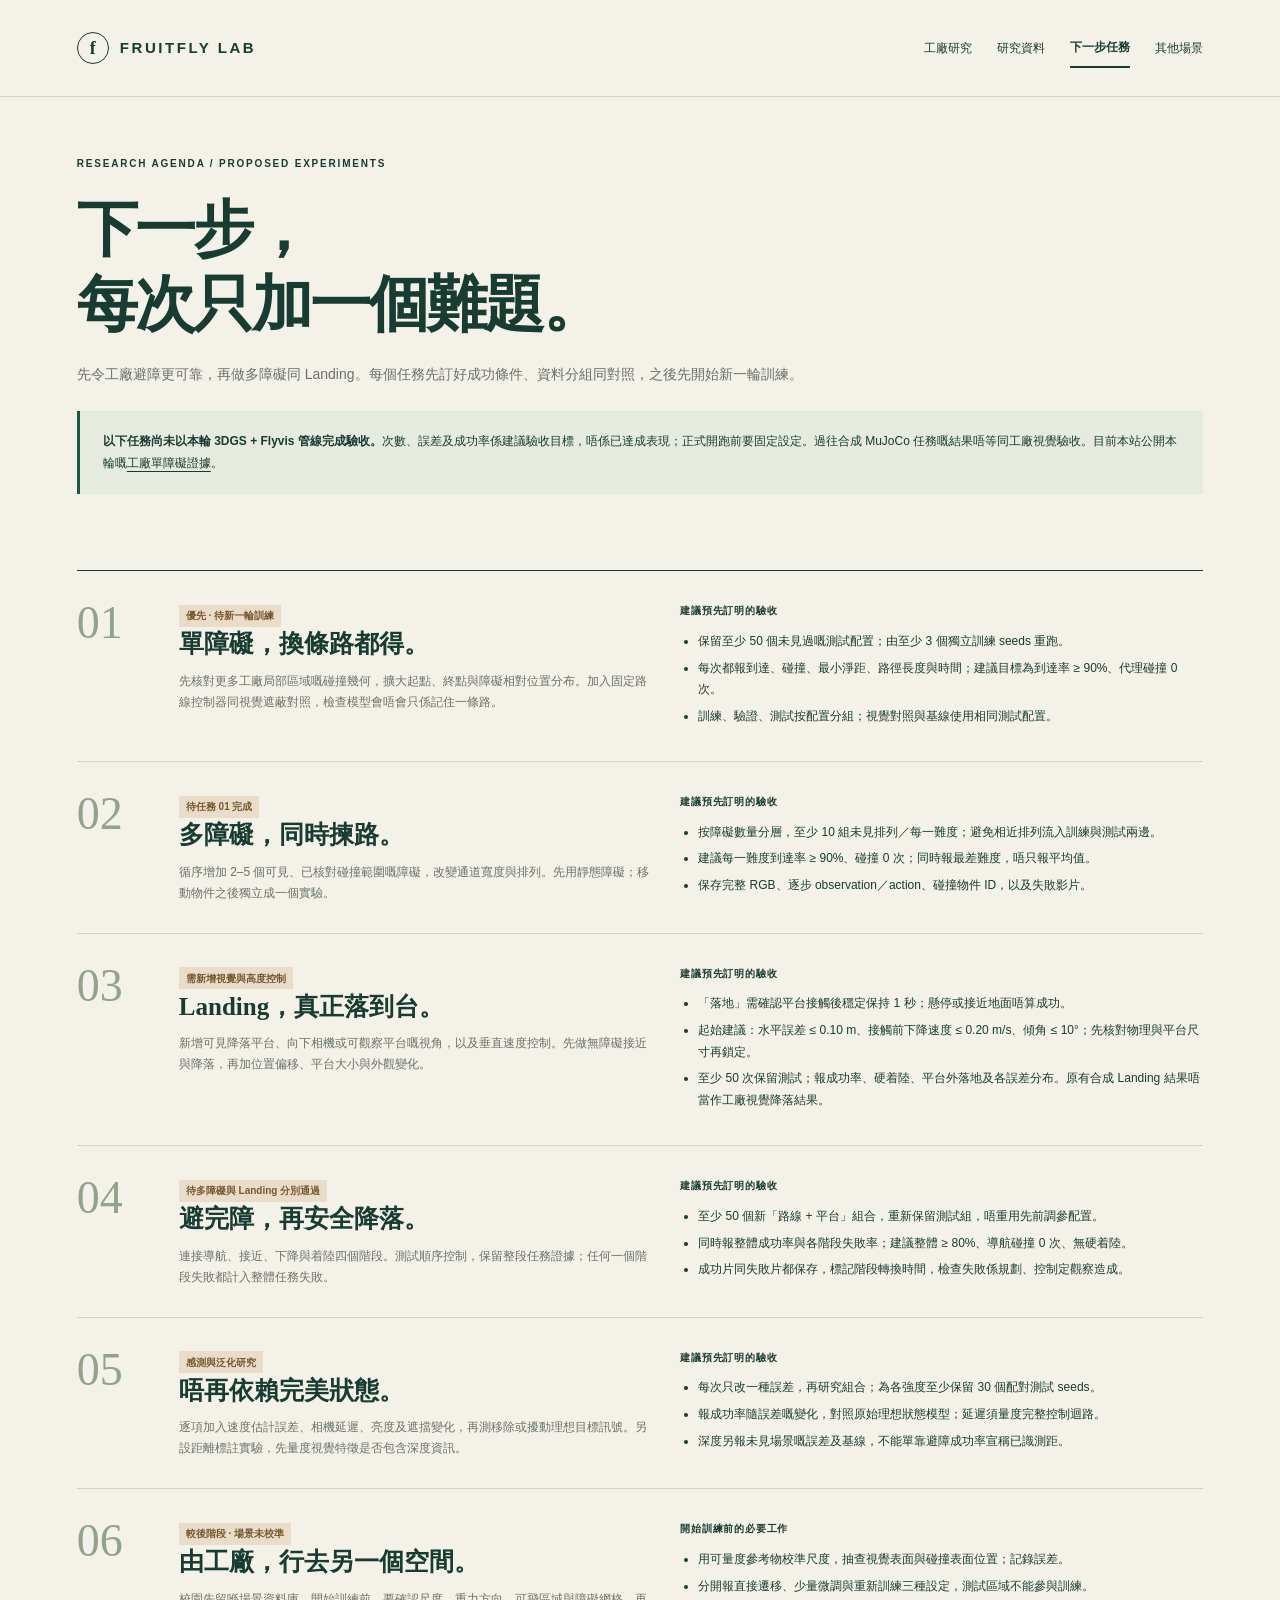
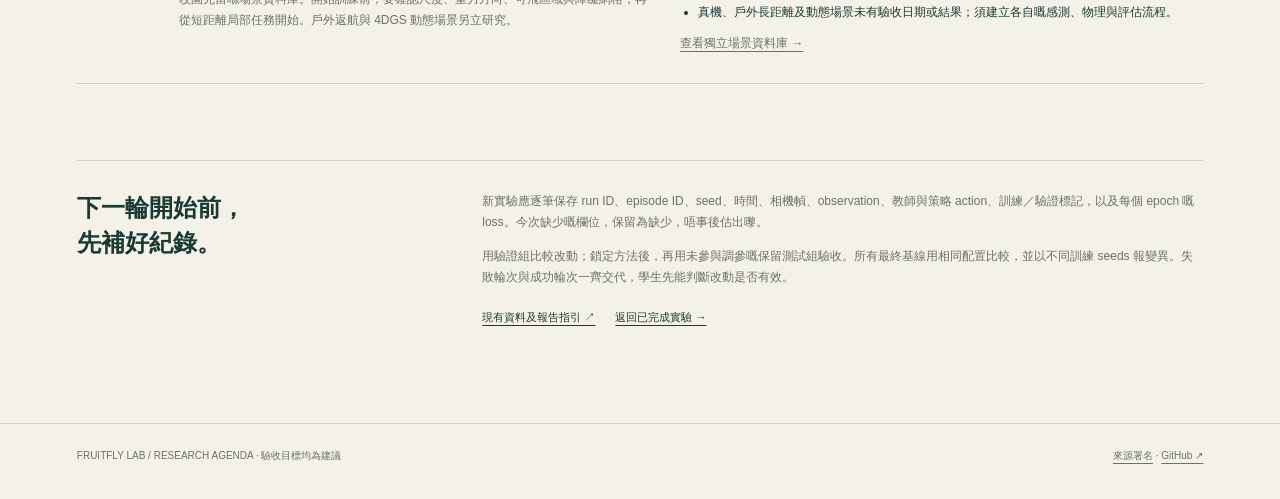
<file: site/roadmap.html>
<!doctype html><html lang="zh-Hant"><head><meta charset="utf-8"><meta name="viewport" content="width=device-width,initial-scale=1"><meta name="description" content="FruitFly 後續實驗規劃：工廠泛化、多障礙、視覺降落、感測誤差與跨場景訓練。各任務標示為未完成本輪管線驗收，驗收目標為建議。"><title>下一步任務 · FruitFly Lab</title><link rel="stylesheet" href="lib/public-lab.css"></head><body><header><a class="brand" href="index.html"><span class="brand-mark" aria-hidden="true">f</span>FRUITFLY LAB</a><nav class="nav" aria-label="主要導覽"><a href="index.html">工廠研究</a><a href="research/hall-20260922-replay1/">研究資料</a><a href="roadmap.html" aria-current="page">下一步任務</a><a href="scenes.html">其他場景</a></nav></header>
<main><div class="page-hero"><div class="eyebrow">Research agenda / proposed experiments</div><h1>下一步，<br>每次只加一個難題。</h1><p class="lead">先令工廠避障更可靠，再做多障礙同 Landing。每個任務先訂好成功條件、資料分組同對照，之後先開始新一輪訓練。</p></div><div class="callout"><strong>以下任務尚未以本輪 3DGS + Flyvis 管線完成驗收。</strong>次數、誤差及成功率係建議驗收目標，唔係已達成表現；正式開跑前要固定設定。過往合成 MuJoCo 任務嘅結果唔等同工廠視覺驗收。目前本站公開本輪嘅<a href="index.html#results">工廠單障礙證據</a>。</div>
<section class="section roadmap-list" aria-label="未來訓練任務"><article class="roadmap-item"><div class="roadmap-id">01</div><div><span class="tag pending">優先 · 待新一輪訓練</span><h2>單障礙，換條路都得。</h2><p>先核對更多工廠局部區域嘅碰撞幾何，擴大起點、終點與障礙相對位置分布。加入固定路線控制器同視覺遮蔽對照，檢查模型會唔會只係記住一條路。</p></div><div class="roadmap-check"><strong>建議預先訂明的驗收</strong><ul><li>保留至少 50 個未見過嘅測試配置；由至少 3 個獨立訓練 seeds 重跑。</li><li>每次都報到達、碰撞、最小淨距、路徑長度與時間；建議目標為到達率 ≥ 90%、代理碰撞 0 次。</li><li>訓練、驗證、測試按配置分組；視覺對照與基線使用相同測試配置。</li></ul></div></article>
<article class="roadmap-item"><div class="roadmap-id">02</div><div><span class="tag pending">待任務 01 完成</span><h2>多障礙，同時揀路。</h2><p>循序增加 2–5 個可見、已核對碰撞範圍嘅障礙，改變通道寬度與排列。先用靜態障礙；移動物件之後獨立成一個實驗。</p></div><div class="roadmap-check"><strong>建議預先訂明的驗收</strong><ul><li>按障礙數量分層，至少 10 組未見排列／每一難度；避免相近排列流入訓練與測試兩邊。</li><li>建議每一難度到達率 ≥ 90%、碰撞 0 次；同時報最差難度，唔只報平均值。</li><li>保存完整 RGB、逐步 observation／action、碰撞物件 ID，以及失敗影片。</li></ul></div></article>
<article class="roadmap-item"><div class="roadmap-id">03</div><div><span class="tag pending">需新增視覺與高度控制</span><h2>Landing，真正落到台。</h2><p>新增可見降落平台、向下相機或可觀察平台嘅視角，以及垂直速度控制。先做無障礙接近與降落，再加位置偏移、平台大小與外觀變化。</p></div><div class="roadmap-check"><strong>建議預先訂明的驗收</strong><ul><li>「落地」需確認平台接觸後穩定保持 1 秒；懸停或接近地面唔算成功。</li><li>起始建議：水平誤差 ≤ 0.10 m、接觸前下降速度 ≤ 0.20 m/s、傾角 ≤ 10°；先核對物理與平台尺寸再鎖定。</li><li>至少 50 次保留測試；報成功率、硬着陸、平台外落地及各誤差分布。原有合成 Landing 結果唔當作工廠視覺降落結果。</li></ul></div></article>
<article class="roadmap-item"><div class="roadmap-id">04</div><div><span class="tag pending">待多障礙與 Landing 分別通過</span><h2>避完障，再安全降落。</h2><p>連接導航、接近、下降與着陸四個階段。測試順序控制，保留整段任務證據；任何一個階段失敗都計入整體任務失敗。</p></div><div class="roadmap-check"><strong>建議預先訂明的驗收</strong><ul><li>至少 50 個新「路線 + 平台」組合，重新保留測試組，唔重用先前調參配置。</li><li>同時報整體成功率與各階段失敗率；建議整體 ≥ 80%、導航碰撞 0 次、無硬着陸。</li><li>成功片同失敗片都保存，標記階段轉換時間，檢查失敗係規劃、控制定觀察造成。</li></ul></div></article>
<article class="roadmap-item"><div class="roadmap-id">05</div><div><span class="tag pending">感測與泛化研究</span><h2>唔再依賴完美狀態。</h2><p>逐項加入速度估計誤差、相機延遲、亮度及遮擋變化，再測移除或擾動理想目標訊號。另設距離標註實驗，先量度視覺特徵是否包含深度資訊。</p></div><div class="roadmap-check"><strong>建議預先訂明的驗收</strong><ul><li>每次只改一種誤差，再研究組合；為各強度至少保留 30 個配對測試 seeds。</li><li>報成功率隨誤差嘅變化，對照原始理想狀態模型；延遲須量度完整控制迴路。</li><li>深度另報未見場景嘅誤差及基線，不能單靠避障成功率宣稱已識測距。</li></ul></div></article>
<article class="roadmap-item"><div class="roadmap-id">06</div><div><span class="tag pending">較後階段 · 場景未校準</span><h2>由工廠，行去另一個空間。</h2><p>校園先留喺場景資料庫。開始訓練前，要確認尺度、重力方向、可飛區域與障礙網格，再從短距離局部任務開始。戶外返航與 4DGS 動態場景另立研究。</p></div><div class="roadmap-check"><strong>開始訓練前的必要工作</strong><ul><li>用可量度參考物校準尺度，抽查視覺表面與碰撞表面位置；記錄誤差。</li><li>分開報直接遷移、少量微調與重新訓練三種設定，測試區域不能參與訓練。</li><li>真機、戶外長距離及動態場景未有驗收日期或結果；須建立各自嘅感測、物理與評估流程。</li></ul><p><a href="scenes.html">查看獨立場景資料庫 →</a></p></div></article></section>
<section class="section scope"><h2>下一輪開始前，<br>先補好紀錄。</h2><div><p>新實驗應逐筆保存 run ID、episode ID、seed、時間、相機幀、observation、教師與策略 action、訓練／驗證標記，以及每個 epoch 嘅 loss。今次缺少嘅欄位，保留為缺少，唔事後估出嚟。</p><p>用驗證組比較改動；鎖定方法後，再用未參與調參嘅保留測試組驗收。所有最終基線用相同配置比較，並以不同訓練 seeds 報變異。失敗輪次與成功輪次一齊交代，學生先能判斷改動是否有效。</p><div class="links-row"><a href="research/hall-20260922-replay1/">現有資料及報告指引 ↗</a><a href="index.html">返回已完成實驗 →</a></div></div></section></main><footer><span>FRUITFLY LAB / RESEARCH AGENDA · 驗收目標均為建議</span><span><a href="licenses/ATTRIBUTION.txt">來源署名</a> · <a href="https://github.com/xiaoyh-code/fruitfly-flight-lab">GitHub ↗</a></span></footer></body></html>
</file>
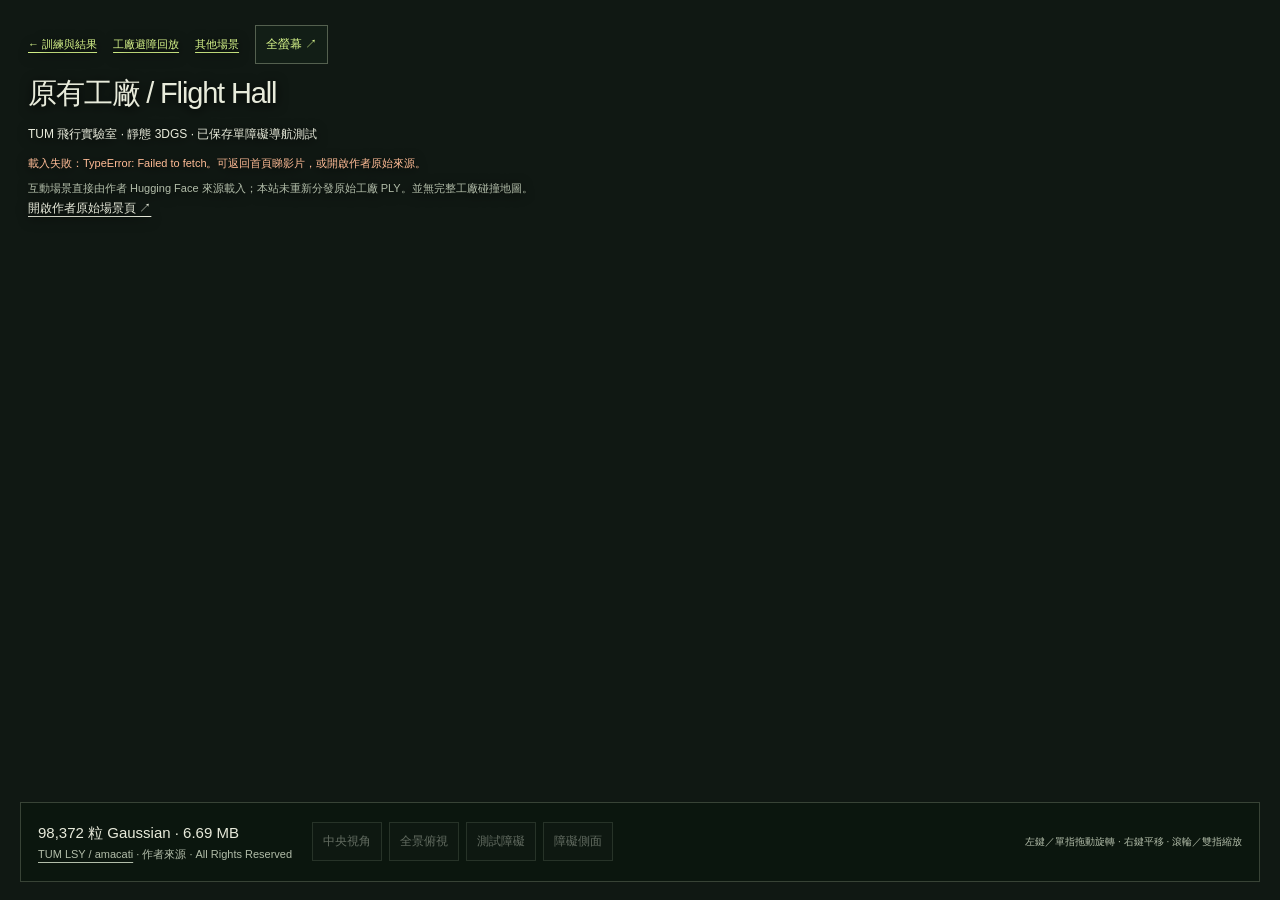
<file: site/scene.html>
<!doctype html><html lang="zh-Hant"><head><meta charset="utf-8"><meta name="viewport" content="width=device-width,initial-scale=1"><title>FruitFly · 3D 場景</title>
<style>
:root{color-scheme:dark;--accent:#d7f58a;--muted:#b2bda9}*{box-sizing:border-box}body{margin:0;background:#101813;color:#e8ebdb;font-family:"Avenir Next","PingFang TC",sans-serif;overflow:hidden}#scene{position:absolute;inset:0}header{position:absolute;top:25px;left:28px;right:28px;pointer-events:none;text-shadow:0 2px 12px #000}a,button,select{pointer-events:auto;color:inherit;font:inherit}a{text-underline-offset:4px}h1{font-size:29px;letter-spacing:-.04em;font-weight:500;margin:10px 0}header p{font-size:12px;line-height:1.7;margin:0;max-width:660px}.nav{display:flex;align-items:center;flex-wrap:wrap;gap:16px;font-size:11px;color:var(--accent)}[hidden]{display:none!important}select,button{background:#132018dc;border:1px solid #d7e4c355;padding:10px;font-size:12px}button{cursor:pointer}a:focus-visible,button:focus-visible,select:focus-visible{outline:2px solid var(--accent);outline-offset:3px}#status{font-size:11px;color:var(--muted);margin-top:12px;max-width:650px}#status.error{color:#ffbc96}.bottom{position:absolute;bottom:18px;left:20px;right:20px;background:#0c160fe8;border:1px solid #d7e4c338;padding:17px;display:flex;gap:20px;align-items:center;flex-wrap:wrap}.meta{font-size:11px;color:var(--muted);line-height:1.7;max-width:420px}.meta b{font-weight:500;color:#e8ebdb;font-size:15px}.controls{display:flex;gap:7px;flex-wrap:wrap}.help{margin-left:auto;font-size:10px;color:var(--muted)}button:disabled{opacity:.4;cursor:wait}#notice{font-size:11px;color:var(--muted);line-height:1.7;margin-top:8px;max-width:680px}#fallback{display:none}#fallback.visible{display:block}@media(max-width:700px){header{top:18px;left:18px;right:18px}h1{font-size:24px}.bottom{left:10px;right:10px;bottom:10px;padding:12px;gap:10px}.help{display:none}.meta{width:100%;font-size:10px}.controls button{padding:8px;font-size:11px}#notice{max-width:95%;font-size:10px}}

@media(max-width:700px){.nav{gap:8px}.nav>a{font-size:10px}.nav select{font-size:11px;padding:8px}#quality-label{order:4;flex-basis:100%;display:flex;align-items:center;gap:8px}#quality{flex:1;min-width:0;max-width:100%}#fullscreen{font-size:0;padding:6px 10px}#fullscreen:after{content:"⛶";font-size:18px}#notice{display:none}header h1{font-size:22px;margin:10px 0 4px}header p{font-size:10px}#status{margin-top:6px;font-size:10px}.bottom{padding:10px}.meta{font-size:9px}.meta b{font-size:12px}.controls{gap:5px}.controls button{font-size:10px;padding:7px}}
.replay-mode .panel>.meta{display:none}.replay-mode .bottom.panel{max-height:65dvh;overflow:visible}.replay-mode #notice{display:none}
@media(max-width:760px){.replay-mode .nav{gap:8px}.replay-mode .nav .secondary{display:none}.replay-mode .nav a{font-size:10px}.replay-mode #subtitle{max-width:260px}}
</style><script type="importmap">{"imports":{"three":"./lib/three.module.js","gaussian":"./lib/gaussian-splats-3d.module.js"}}</script></head><body>
<main id="scene" aria-label="可旋轉、平移及縮放的 3DGS 場景"></main><header><nav class="nav"><a href="index.html">← 訓練與結果</a><a id="scene-mode" href="scene.html?scene=hall&amp;replay=1">工廠避障回放</a><a class="secondary" href="scenes.html">其他場景</a><label id="quality-label" hidden for="quality">畫質 <select id="quality"></select></label><button id="fullscreen" type="button">全螢幕 ↗</button></nav><h1 id="title">3D Gaussian Splatting</h1><p id="subtitle">載入場景資料…</p><div id="status" role="status">準備互動檢視…</div><p id="notice"></p><p id="fallback"><a id="fallback-link" target="_blank" rel="noreferrer">開啟作者原始場景頁 ↗</a></p></header>
<section class="bottom panel" aria-label="場景控制"><div class="meta"><b id="size">—</b><br><a id="source" target="_blank" rel="noreferrer">場景來源</a> · <span id="license"></span></div><div id="views" class="controls"></div><div class="help">左鍵／單指拖動旋轉 · 右鍵平移 · 滾輪／雙指縮放<br><span id="coordinates"></span></div></section>
<script type="module">
import * as GS from 'gaussian';
import {addCrazyflie} from './lib/crazyflie-scene.js';
import {addHallReplay} from './lib/hall-replay.js';
const el=id=>document.getElementById(id),status=el('status');
// Download into a fixed buffer sized from our manifest, not an HTTP encoding's
// Content-Length. Avoid the SDK's per-Gaussian JS arrays and thenable wrapper.
async function packedChunk(path, expectedBytes, index, total) {
 for(let attempt=1;attempt<=3;attempt++) {
  const controller=new AbortController(),timer=setTimeout(()=>controller.abort(),180000);
  try {
   const response=await fetch(path,{signal:controller.signal,cache:attempt===1?'default':'reload'});
   if(!response.ok)throw Error(`下載第 ${index+1} 份失敗（HTTP ${response.status}）`);
   const bytes=new Uint8Array(expectedBytes),reader=response.body.getReader();let offset=0;
   while(true){const {value,done}=await reader.read();if(done)break;if(offset+value.byteLength>expectedBytes)throw Error('場景檔案大小不符');bytes.set(value,offset);offset+=value.byteLength;status.textContent=`下載完整場景 ${index+1}/${total} · ${((index*expectedBytes+offset)/1e6).toFixed(1)} / ${(expectedBytes*total/1e6).toFixed(0)} MB`;}
   if(offset!==expectedBytes)throw Error(`第 ${index+1} 份下載未完整（${offset}/${expectedBytes} bytes）`);
   return bytes.buffer;
  }catch(error){controller.abort();if(attempt===3)throw error;status.textContent=`第 ${index+1} 份下載重試 ${attempt}/2…`;}
  finally{clearTimeout(timer);}
 }
}
async function unpackChunk(path, expectedBytes, index, total) {
 const data=await packedChunk(path,expectedBytes,index,total),count=data.byteLength/32;
 if(!Number.isInteger(count))throw Error('場景記錄長度不符');
 const {splatBuffer,splatBufferDataOffsetBytes}=GS.SplatBuffer.preallocateUncompressed(count,0);
 for(let first=0;first<count;first+=250000){
  GS.SplatParser.parseToUncompressedSplatBufferSection(first,Math.min(count,first+250000)-1,data,0,splatBuffer.bufferData,splatBufferDataOffsetBytes);
  status.textContent=`整理完整場景 ${index+1}/${total} · ${Math.min(count,first+250000).toLocaleString()} 粒`;
  await new Promise(resolve=>setTimeout(resolve,0));
 }
 return splatBuffer;
}
async function fullScene(viewer, variant) {
 const buffers=[],size=variant.bytes/variant.assets.length;
 for(let i=0;i<variant.assets.length;i++)buffers.push(await unpackChunk(variant.assets[i],size,i,variant.assets.length));
 status.textContent='建立完整 900 萬粒場景…';
 await viewer.addSplatBuffers(buffers,buffers.map(()=>({splatAlphaRemovalThreshold:0})),true,true,true,false,false);
}

const params=new URLSearchParams(location.search),sceneId=params.get('scene')==='dajing'?'dajing':'hall',replayMode=sceneId==='hall'&&params.get('replay')==='1';if(replayMode){document.body.classList.add('replay-mode');el('scene-mode').href='scene.html?scene=hall';el('scene-mode').textContent='手動場景檢視'}else if(sceneId==='dajing'){el('scene-mode').href='scenes.html';el('scene-mode').textContent='校園場景資料'}el('fullscreen').onclick=()=>document.documentElement.requestFullscreen?.().catch(()=>{status.textContent='全螢幕暫時不可用'});
try{const response=await fetch('data/scenes.json');if(!response.ok)throw Error('無法讀取場景資料');const entries=(await response.json()).scenes,entry=entries.find(s=>s.id===sceneId);if(!entry)throw Error('未找到場景');el('title').textContent=entry.label;el('subtitle').textContent=entry.caption;el('notice').textContent=entry.note;el('size').textContent=`${entry.splats.toLocaleString()} 粒 Gaussian · ${(entry.bytes/1e6).toFixed(2)} MB`;el('source').textContent=entry.attribution;el('source').href=entry.source_url;el('license').textContent=entry.licence;el('fallback-link').href=entry.source_url;
const variant=entry.variants?.find(v=>v.id===params.get('quality'))||entry.variants?.[0];if(variant){el('quality-label').hidden=false;el('quality').replaceChildren(...entry.variants.map(v=>new Option(v.label,v.id)));el('quality').value=variant.id;el('quality').onchange=()=>{const next=new URL(location.href);next.searchParams.set('quality',el('quality').value);location.href=next.href};el('size').textContent=`${variant.splats.toLocaleString()} 粒 Gaussian · ${(variant.bytes/1e6).toFixed(2)} MB`;if(variant.id==='full')el('notice').textContent='完整密度 900 萬粒 · 288 MB · 建議電腦及充足記憶體。SH0 顏色／旋轉已量化；比例及碰撞未校準，尚未訓練。'}
const views=entry.views,requested=Number(params.get('view')||0),initial=Number.isInteger(requested)&&requested>=0&&requested<views.length?requested:0;
const buttons=views.map((v,i)=>{const b=document.createElement('button');b.textContent=v.label;b.dataset.view=i;b.disabled=true;return b});el('views').replaceChildren(...buttons);status.textContent=`正在下載及處理 ${((variant?.bytes||entry.bytes)/1e6).toFixed(2)} MB 場景…`;
const viewer=new GS.Viewer({rootElement:el('scene'),cameraUp:entry.camera_up,initialCameraPosition:views[initial].position,initialCameraLookAt:views[initial].target,sharedMemoryForWorkers:false,gpuAcceleratedSort:false,integerBasedSort:false,sphericalHarmonicsDegree:0,antialiased:true,ignoreDevicePixelRatio:true,renderMode:GS.RenderMode.OnChange});
if(variant?.assets.length>1){await fullScene(viewer,variant)}else{await viewer.addSplatScene(variant?.assets[0]||entry.asset,{splatAlphaRemovalThreshold:1,showLoadingUI:true,progressiveLoad:false}).promise};if(sceneId==='dajing'){viewer.camera.near=.001;viewer.camera.updateProjectionMatrix()}viewer.start();status.textContent='場景已載入 · 可旋轉、平移及縮放';
try { const drone=await addCrazyflie({viewer,sceneId,cameraUp:entry.camera_up,focusOnLoad:!params.has('view')&&!replayMode});if(replayMode){await addHallReplay({viewer,drone,url:'data/hall-replay.json'});status.textContent='工廠已載入 · 已保存的避障回放'}else{status.textContent='場景及 Crazyflie 已載入 · 可聚焦架機或切換全景'} }
catch(error){status.textContent='場景已載入；'+error.message;console.error(error)}
buttons.forEach((b,i)=>{b.disabled=false;b.onclick=()=>{viewer.camera.position.set(...views[i].position);viewer.camera.up.set(...entry.camera_up);viewer.camera.lookAt(...views[i].target);viewer.controls.target.set(...views[i].target);viewer.controls.update()}});setInterval(()=>{const p=viewer.camera.position;el('coordinates').textContent=`相機 xyz: ${p.x.toFixed(2)}, ${p.y.toFixed(2)}, ${p.z.toFixed(2)}`},500);
}catch(error){status.className='error';status.textContent=`載入失敗：${error.message}。可返回首頁睇影片，或開啟作者原始來源。`;el('fallback').className='visible';if(sceneId==='dajing'){const link=document.createElement('a');link.href='scene.html?scene=dajing';link.textContent='　切換輕量預覽 ↗';el('fallback').append(link)}console.error(error)}
</script></body></html>
</file>
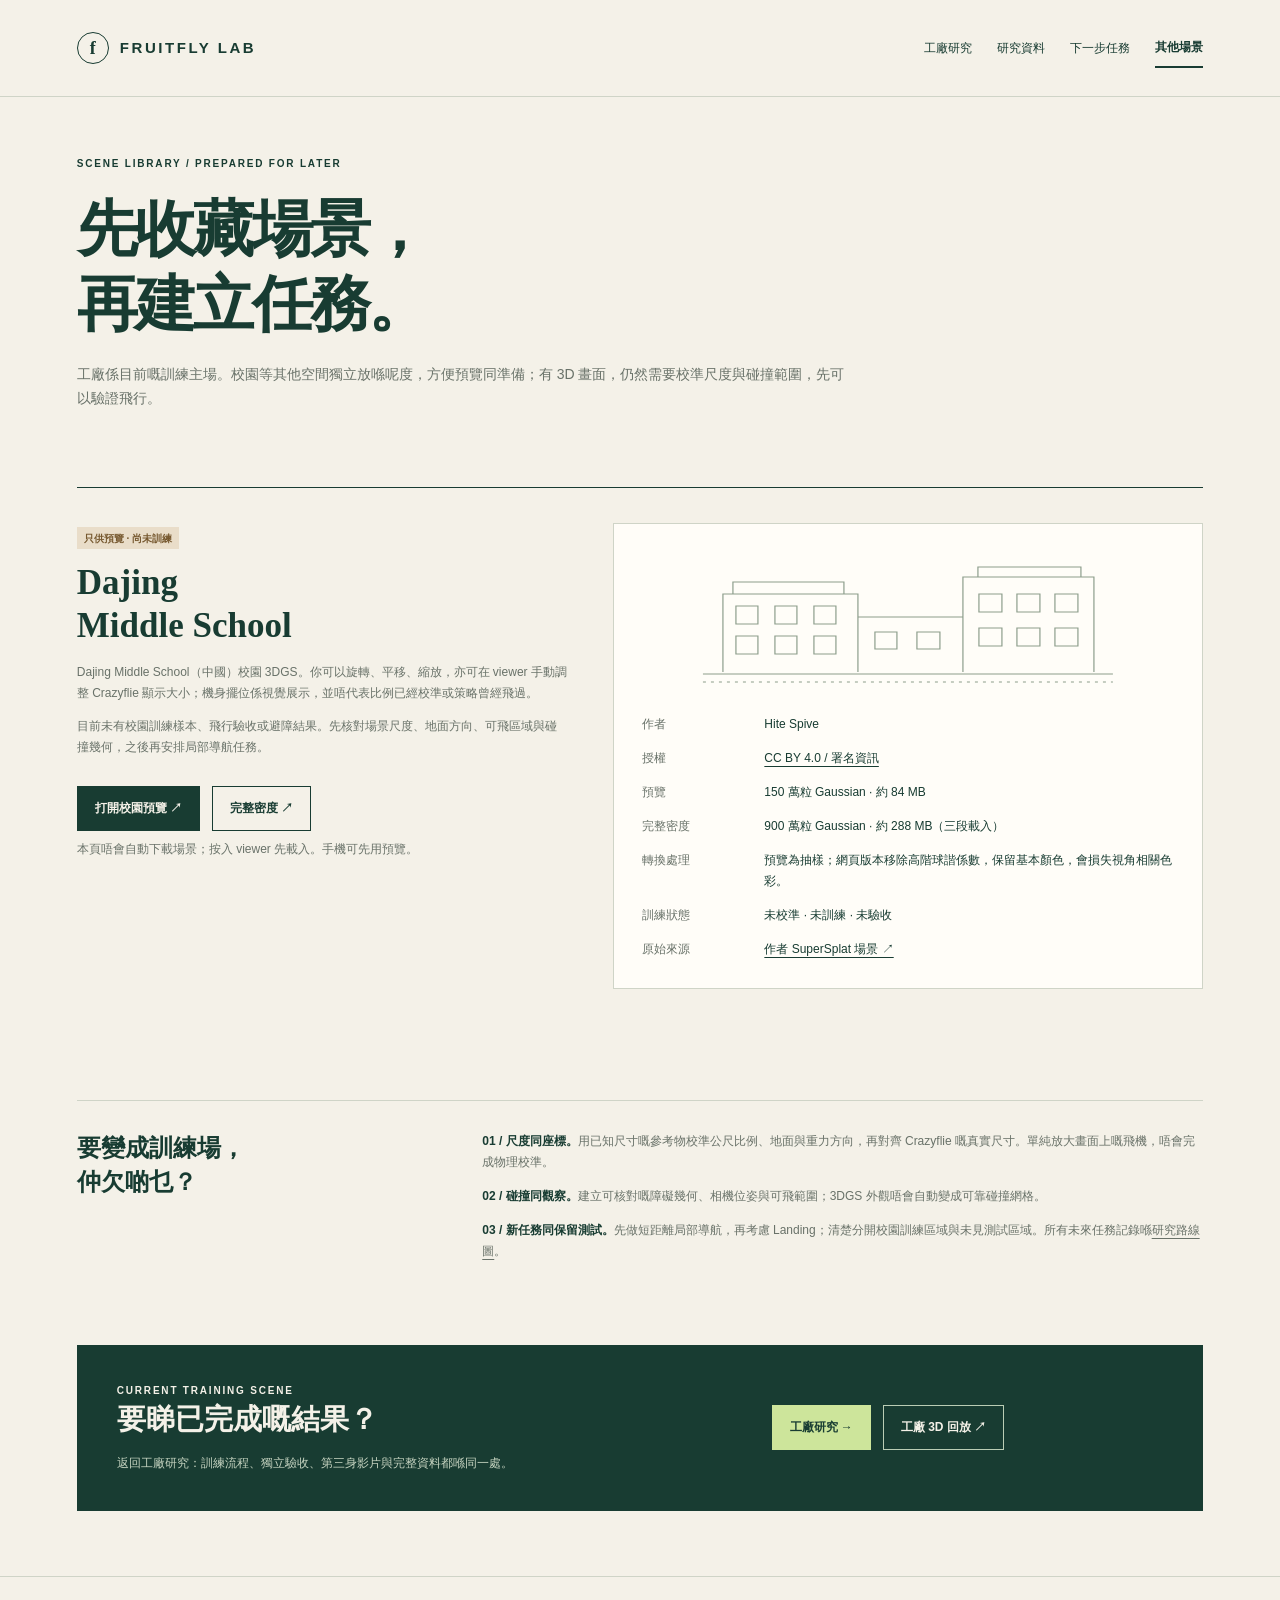
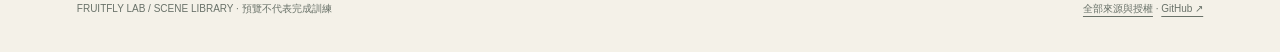
<file: site/scenes.html>
<!doctype html><html lang="zh-Hant"><head><meta charset="utf-8"><meta name="viewport" content="width=device-width,initial-scale=1"><meta name="description" content="FruitFly 獨立場景資料庫：Dajing Middle School 校園 3D Gaussian Splatting 預覽、授權與校準進度。校園尚未訓練。"><title>其他場景 · FruitFly Lab</title><link rel="stylesheet" href="lib/public-lab.css"></head><body><header><a class="brand" href="index.html"><span class="brand-mark" aria-hidden="true">f</span>FRUITFLY LAB</a><nav class="nav" aria-label="主要導覽"><a href="index.html">工廠研究</a><a href="research/hall-20260922-replay1/">研究資料</a><a href="roadmap.html">下一步任務</a><a href="scenes.html" aria-current="page">其他場景</a></nav></header><main><div class="page-hero"><div class="eyebrow">Scene library / prepared for later</div><h1>先收藏場景，<br>再建立任務。</h1><p class="lead">工廠係目前嘅訓練主場。校園等其他空間獨立放喺呢度，方便預覽同準備；有 3D 畫面，仍然需要校準尺度與碰撞範圍，先可以驗證飛行。</p></div>
<section class="section scene-feature" aria-labelledby="school-title"><div><span class="tag pending">只供預覽 · 尚未訓練</span><h2 id="school-title">Dajing<br>Middle School</h2><p>Dajing Middle School（中國）校園 3DGS。你可以旋轉、平移、縮放，亦可在 viewer 手動調整 Crazyflie 顯示大小；機身擺位係視覺展示，並唔代表比例已經校準或策略曾經飛過。</p><p>目前未有校園訓練樣本、飛行驗收或避障結果。先核對場景尺度、地面方向、可飛區域與碰撞幾何，之後再安排局部導航任務。</p><div class="actions"><a class="button primary" href="scene.html?scene=dajing">打開校園預覽 ↗</a><a class="button" href="scene.html?scene=dajing&amp;quality=full">完整密度 ↗</a></div><p class="caption">本頁唔會自動下載場景；按入 viewer 先載入。手機可先用預覽。</p></div><div class="scene-details"><svg class="scene-drawing" viewBox="0 0 430 140" role="img" aria-label="場景資料庫的建築線稿標記，並非校園實景"><g fill="none" stroke="#8d9e8c" stroke-width="1.2"><path d="M10 122H420M30 120V42H165V120M165 120V65H270V120M270 120V25H401V120M40 42V30H151V42M285 25V15H388V25"/><path d="M43 54H65V72H43ZM82 54H104V72H82ZM121 54H143V72H121ZM43 84H65V102H43ZM82 84H104V102H82ZM121 84H143V102H121ZM182 80H204V97H182ZM224 80H247V97H224ZM286 42H309V60H286ZM324 42H347V60H324ZM362 42H385V60H362ZM286 76H309V94H286ZM324 76H347V94H324ZM362 76H385V94H362Z"/><path stroke-dasharray="3 5" d="M10 130H420"/></g></svg><dl><dt>作者</dt><dd>Hite Spive</dd><dt>授權</dt><dd><a href="licenses/dajing-LICENSE.txt">CC BY 4.0 / 署名資訊</a></dd><dt>預覽</dt><dd>150 萬粒 Gaussian · 約 84 MB</dd><dt>完整密度</dt><dd>900 萬粒 Gaussian · 約 288 MB（三段載入）</dd><dt>轉換處理</dt><dd>預覽為抽樣；網頁版本移除高階球諧係數，保留基本顏色，會損失視角相關色彩。</dd><dt>訓練狀態</dt><dd>未校準 · 未訓練 · 未驗收</dd><dt>原始來源</dt><dd><a href="https://superspl.at/scene/181e59b9" target="_blank" rel="noreferrer">作者 SuperSplat 場景 ↗</a></dd></dl></div></section>
<section class="section scope"><h2>要變成訓練場，<br>仲欠啲乜？</h2><div><p><strong>01 / 尺度同座標。</strong>用已知尺寸嘅參考物校準公尺比例、地面與重力方向，再對齊 Crazyflie 嘅真實尺寸。單純放大畫面上嘅飛機，唔會完成物理校準。</p><p><strong>02 / 碰撞同觀察。</strong>建立可核對嘅障礙幾何、相機位姿與可飛範圍；3DGS 外觀唔會自動變成可靠碰撞網格。</p><p><strong>03 / 新任務同保留測試。</strong>先做短距離局部導航，再考慮 Landing；清楚分開校園訓練區域與未見測試區域。所有未來任務記錄喺<a href="roadmap.html">研究路線圖</a>。</p></div></section>
<section class="data-callout"><div><div class="eyebrow">CURRENT TRAINING SCENE</div><h2>要睇已完成嘅結果？</h2><p>返回工廠研究：訓練流程、獨立驗收、第三身影片與完整資料都喺同一處。</p></div><div class="actions"><a class="button primary" href="index.html">工廠研究 →</a><a class="button" href="scene.html?scene=hall&amp;replay=1">工廠 3D 回放 ↗</a></div></section></main><footer><span>FRUITFLY LAB / SCENE LIBRARY · 預覽不代表完成訓練</span><span><a href="licenses/ATTRIBUTION.txt">全部來源與授權</a> · <a href="https://github.com/xiaoyh-code/fruitfly-flight-lab">GitHub ↗</a></span></footer></body></html>
</file>
<file: site/lib/public-lab.css>
:root{color-scheme:light;--paper:#f4f1e8;--ink:#183c32;--muted:#697269;--line:#cfd4c7;--green:#1d5744;--soft:#e6ebdf;--accent:#cde59b;--amber:#ad593b;--white:#fffdf8}*{box-sizing:border-box}html{scroll-behavior:smooth;scroll-padding-top:25px}body{margin:0;background:var(--paper);color:var(--ink);font-family:"Avenir Next","PingFang TC","Noto Sans TC",sans-serif;line-height:1.75}a{color:inherit;text-underline-offset:4px}a:hover{text-decoration-thickness:2px}button,select{font:inherit}a:focus-visible,button:focus-visible,select:focus-visible,summary:focus-visible{outline:3px solid var(--amber);outline-offset:5px}button,summary{cursor:pointer}img,video{max-width:100%;height:auto;display:block}figure{margin:0}header,main,footer{max-width:1360px;margin:auto;padding-left:6vw;padding-right:6vw}header{min-height:97px;display:flex;align-items:center;justify-content:space-between;gap:28px;border-bottom:1px solid var(--line)}.brand{display:flex;align-items:center;gap:11px;font-size:15px;font-weight:800;letter-spacing:.17em;text-decoration:none;white-space:nowrap}.brand-mark{display:grid;place-items:center;width:32px;height:32px;border:1px solid var(--ink);border-radius:50%;font-size:18px;font-family:Georgia,serif;letter-spacing:0}.nav{display:flex;align-items:center;gap:25px;flex-wrap:wrap;font-size:12px}.nav a{text-decoration:none;padding:8px 0}.nav a[aria-current=page]{border-bottom:2px solid var(--ink);font-weight:700}.eyebrow{font-size:10px;letter-spacing:.18em;font-weight:700;text-transform:uppercase}.hero{padding-top:60px;display:grid;grid-template-columns:1fr 1.2fr;gap:55px;align-items:center}.hero h1,.page-hero h1{font-family:"Iowan Old Style","Songti TC","Noto Serif TC",serif;font-size:clamp(40px,4.6vw,67px);line-height:1.23;letter-spacing:-.045em;font-weight:600;margin:19px 0 23px}.hero h1 em{font-style:normal;color:var(--green)}.lead{font-size:14px;color:var(--muted);max-width:520px}.actions{display:flex;align-items:center;gap:12px;flex-wrap:wrap;margin-top:28px}.button{display:inline-flex;align-items:center;justify-content:center;gap:12px;min-height:45px;padding:10px 17px;border:1px solid var(--ink);text-decoration:none;font-size:12px;font-weight:600}.button.primary{background:var(--ink);color:var(--paper)}.button:hover{background:var(--soft)}.button.primary:hover{background:var(--green)}.hero-art{position:relative;padding:24px 0 0 20px;isolation:isolate}.hero-art:before{content:"";position:absolute;z-index:-1;inset:0 20px 47px 0;background:var(--soft)}.hero-art img{width:100%;aspect-ratio:16/9;object-fit:cover;border:1px solid var(--line)}.photo-label{background:var(--ink);color:var(--paper);font-size:10px;letter-spacing:.12em;padding:9px 14px;display:inline-block}.caption,figcaption{color:var(--muted);font-size:11px;line-height:1.65;margin-top:9px}.caption strong,figcaption strong{color:var(--ink)}.metrics{display:grid;grid-template-columns:repeat(4,1fr);margin-top:45px;border-top:1px solid var(--ink);border-bottom:1px solid var(--line)}.metric{padding:24px 20px;border-right:1px solid var(--line)}.metric:first-child{padding-left:0}.metric:last-child{border:0}.metric strong{display:block;font-size:43px;letter-spacing:-.05em;font-weight:500;line-height:1.15}.metric strong small{font-size:20px;margin-left:3px}.metric span{display:block;font-size:12px;margin-top:8px}.metric p{font-size:10px;color:var(--muted);margin:5px 0 0;line-height:1.5}.run-line{display:flex;gap:18px;justify-content:space-between;flex-wrap:wrap;font-size:10px;color:var(--muted);margin:14px 0 0}.run-line code{font-size:10px;overflow-wrap:anywhere}.section{margin-top:76px;scroll-margin-top:24px}.section-head{display:flex;align-items:baseline;gap:25px;justify-content:space-between;border-bottom:1px solid var(--line);padding-bottom:17px;margin-bottom:26px}.section-head h2{font-family:"Iowan Old Style","Songti TC","Noto Serif TC",serif;font-size:29px;line-height:1.35;margin:0;font-weight:600;letter-spacing:-.02em}.section-head small{color:var(--muted);font-size:10px;letter-spacing:.12em}.section-intro{font-size:13px;color:var(--muted);max-width:850px;margin:-8px 0 25px}.pipeline{display:grid;grid-template-columns:repeat(5,1fr);padding:0;margin:0;list-style:none}.pipeline li{border-top:3px solid var(--green);border-right:1px solid var(--line);padding:22px 19px 10px 0;position:relative}.pipeline li+li{padding-left:19px}.pipeline li:last-child{border-right:0}.pipeline li:not(:last-child):after{content:"→";position:absolute;right:-9px;top:18px;background:var(--paper);font-size:18px;line-height:20px;z-index:1}.step-number{font-family:Georgia,serif;font-size:30px;color:#809e82;line-height:1}.pipeline h3{font-size:16px;line-height:1.45;margin:15px 0 9px}.pipeline p{font-size:11px;color:var(--muted);margin:0 0 13px}.tag{display:inline-flex;align-items:center;min-height:22px;background:var(--soft);padding:2px 7px;font-size:10px;line-height:1.5;font-weight:600}.tag.selected{color:#fff;background:var(--green)}.tag.pending{background:#e9ddc9;color:#76582f}.tag.rejected{background:#f1dfd6;color:#8b432c}.note{font-size:12px;color:var(--muted);margin-top:20px;max-width:970px}.callout{padding:20px 23px;background:var(--soft);border-left:3px solid var(--green);font-size:12px;line-height:1.8;margin-top:25px}.callout strong{font-weight:700}.method{margin-top:24px;border-top:1px solid var(--line);border-bottom:1px solid var(--line);padding:16px 0}.method summary{font-size:12px;font-weight:600}.method-grid{display:grid;grid-template-columns:1fr 1fr;gap:20px 34px;padding:21px 0 5px}.method-grid h3{font-size:13px;margin:0 0 6px}.method-grid p{font-size:11px;color:var(--muted);margin:0}.method-grid code{font-size:10px;overflow-wrap:anywhere}.video-grid,.figure-grid{display:grid;grid-template-columns:1fr 1fr;gap:28px}.video-grid video{width:100%;aspect-ratio:16/9;background:#17352c;border:1px solid var(--line)}.video-grid h3,.figure-grid h3{font-size:17px;font-weight:600;margin:14px 0 5px}.video-grid p,.figure-grid p{font-size:12px;color:var(--muted);margin:0}.figure-grid{gap:35px 28px;margin-top:28px}.figure-grid img{width:100%;border:1px solid var(--line);background:#f7f4ed}.figure-links{font-size:10px;margin-top:9px;display:flex;gap:17px}.table-wrap{overflow-x:auto;border-top:1px solid var(--ink);-webkit-overflow-scrolling:touch}table{width:100%;border-collapse:collapse;font-size:12px;line-height:1.65;text-align:left}th{font-size:10px;letter-spacing:.03em;color:var(--muted);font-weight:600}th,td{padding:13px 12px;border-bottom:1px solid var(--line);white-space:nowrap}th:first-child,td:first-child{padding-left:0}td:last-child{white-space:normal;min-width:170px}tr.highlight{background:#e9eddf}tr.highlight td:first-child{padding-left:10px}.data-callout{display:grid;grid-template-columns:1.6fr 1fr;background:var(--ink);color:var(--paper);padding:37px 40px;gap:28px;align-items:center;margin-top:40px}.data-callout h2{font-family:"Iowan Old Style","Songti TC",serif;font-size:29px;line-height:1.4;margin:0 0 13px}.data-callout p{font-size:12px;color:#c5d3c0;margin:0}.data-callout .button{border-color:#bacdb5;color:var(--paper)}.data-callout .button:hover{background:var(--green)}.data-callout .button.primary{background:var(--accent);border-color:var(--accent);color:var(--ink)}.data-callout .actions{margin:0;justify-content:flex-start}.scope{display:grid;grid-template-columns:1fr 2fr;gap:45px;padding:30px 0;border-top:1px solid var(--line)}.scope h2{font-family:"Songti TC",serif;font-size:24px;margin:0;line-height:1.45}.scope p{font-size:12px;color:var(--muted);margin:0 0 13px}.scope p strong{color:var(--ink)}footer{display:flex;justify-content:space-between;gap:18px;flex-wrap:wrap;margin-top:65px;padding-top:23px;padding-bottom:35px;border-top:1px solid var(--line);font-size:10px;color:var(--muted)}.error{color:#a33e24}.page-hero{padding-top:58px;max-width:890px}.page-hero h1{font-size:clamp(38px,4.8vw,63px);margin-bottom:19px}.page-hero .lead{max-width:770px}.roadmap-list{border-top:1px solid var(--ink)}.roadmap-item{display:grid;grid-template-columns:76px 1fr 1.1fr;gap:26px;padding:29px 0;border-bottom:1px solid var(--line)}.roadmap-id{font-family:Georgia,serif;font-size:46px;line-height:1;color:#91a38b}.roadmap-item h2{font-family:"Songti TC",serif;font-size:25px;line-height:1.3;margin:0 0 10px}.roadmap-item p{font-size:12px;color:var(--muted);margin:9px 0 0}.roadmap-check{font-size:12px;line-height:1.8}.roadmap-check strong{font-size:10px;letter-spacing:.08em}.roadmap-check ul{padding-left:18px;margin:9px 0 0}.roadmap-check li{margin:5px 0}.scene-feature{display:grid;grid-template-columns:1fr 1.2fr;gap:45px;border-top:1px solid var(--ink);padding:35px 0}.scene-feature h2{font-family:"Songti TC",serif;font-size:35px;margin:10px 0 14px;line-height:1.25}.scene-feature p{font-size:12px;color:var(--muted)}.scene-details{border:1px solid var(--line);background:var(--white);padding:28px}.scene-details dl{margin:0;display:grid;grid-template-columns:100px 1fr;gap:13px 22px;font-size:12px}.scene-details dt{color:var(--muted)}.scene-details dd{margin:0}.scene-details .actions{margin-top:23px}.scene-drawing{display:block;width:100%;height:140px;margin-bottom:22px}.links-row{display:flex;flex-wrap:wrap;gap:20px;font-size:11px;margin-top:20px}.mono{font-family:"SFMono-Regular",Consolas,monospace;font-size:11px;overflow-wrap:anywhere}@media(max-width:1000px){header,main,footer{padding-left:5vw;padding-right:5vw}.hero{gap:28px}.pipeline{grid-template-columns:repeat(3,1fr);gap:22px 0}.pipeline li:nth-child(3){border-right:0}.pipeline li:nth-child(3):after{display:none}.pipeline li:nth-child(4){padding-left:0}.roadmap-item{grid-template-columns:55px 1fr 1.1fr;gap:22px}.nav{gap:19px}}@media(max-width:700px){header{align-items:flex-start;padding-top:22px;padding-bottom:18px;gap:17px;flex-direction:column}.nav{gap:23px;font-size:11px}.nav a{padding:4px 0}.hero{grid-template-columns:1fr;gap:25px;padding-top:34px}.hero h1{font-size:46px;margin:17px 0}.hero .lead{max-width:none}.hero-art{padding-top:18px;padding-left:14px}.metrics{grid-template-columns:1fr 1fr;margin-top:30px}.metric{padding:20px 15px}.metric:first-child{padding-left:15px}.metric:nth-child(2){border-right:0}.metric:nth-child(-n+2){border-bottom:1px solid var(--line)}.metric strong{font-size:36px}.metric strong small{font-size:18px}.metric span{font-size:11px}.section{margin-top:49px}.section-head{display:block;margin-bottom:22px}.section-head h2{font-size:27px}.section-head small{display:block;margin-top:8px}.pipeline{grid-template-columns:1fr;gap:0}.pipeline li,.pipeline li+li,.pipeline li:nth-child(4){border-right:0;border-top:1px solid var(--line);padding:18px 0 15px 54px;min-height:130px}.step-number{position:absolute;left:0;top:19px;font-size:28px}.pipeline h3{margin:0 0 8px}.pipeline p{font-size:12px;margin-bottom:11px}.pipeline li:not(:last-child):after{display:none}.video-grid,.figure-grid,.method-grid,.data-callout,.scope,.scene-feature{grid-template-columns:1fr}.method-grid{gap:22px}.data-callout{padding:29px 23px;gap:23px}.figure-grid{gap:29px}.scope{gap:19px}.roadmap-item{grid-template-columns:44px 1fr;gap:16px}.roadmap-id{font-size:38px}.roadmap-check{grid-column:2}.roadmap-item h2{font-size:24px}.page-hero{padding-top:34px}.scene-feature{gap:23px}.scene-details{padding:20px}.scene-details dl{grid-template-columns:75px 1fr;gap:12px 15px}.scene-feature h2{font-size:30px}.scene-drawing{height:110px}footer{margin-top:45px}}@media(prefers-reduced-motion:no-preference){.hero,.page-hero{animation:arrive .55s ease-out}@keyframes arrive{from{opacity:0;transform:translateY(8px)}to{opacity:1;transform:none}}}@media(prefers-reduced-motion:reduce){html{scroll-behavior:auto}}
</file>
